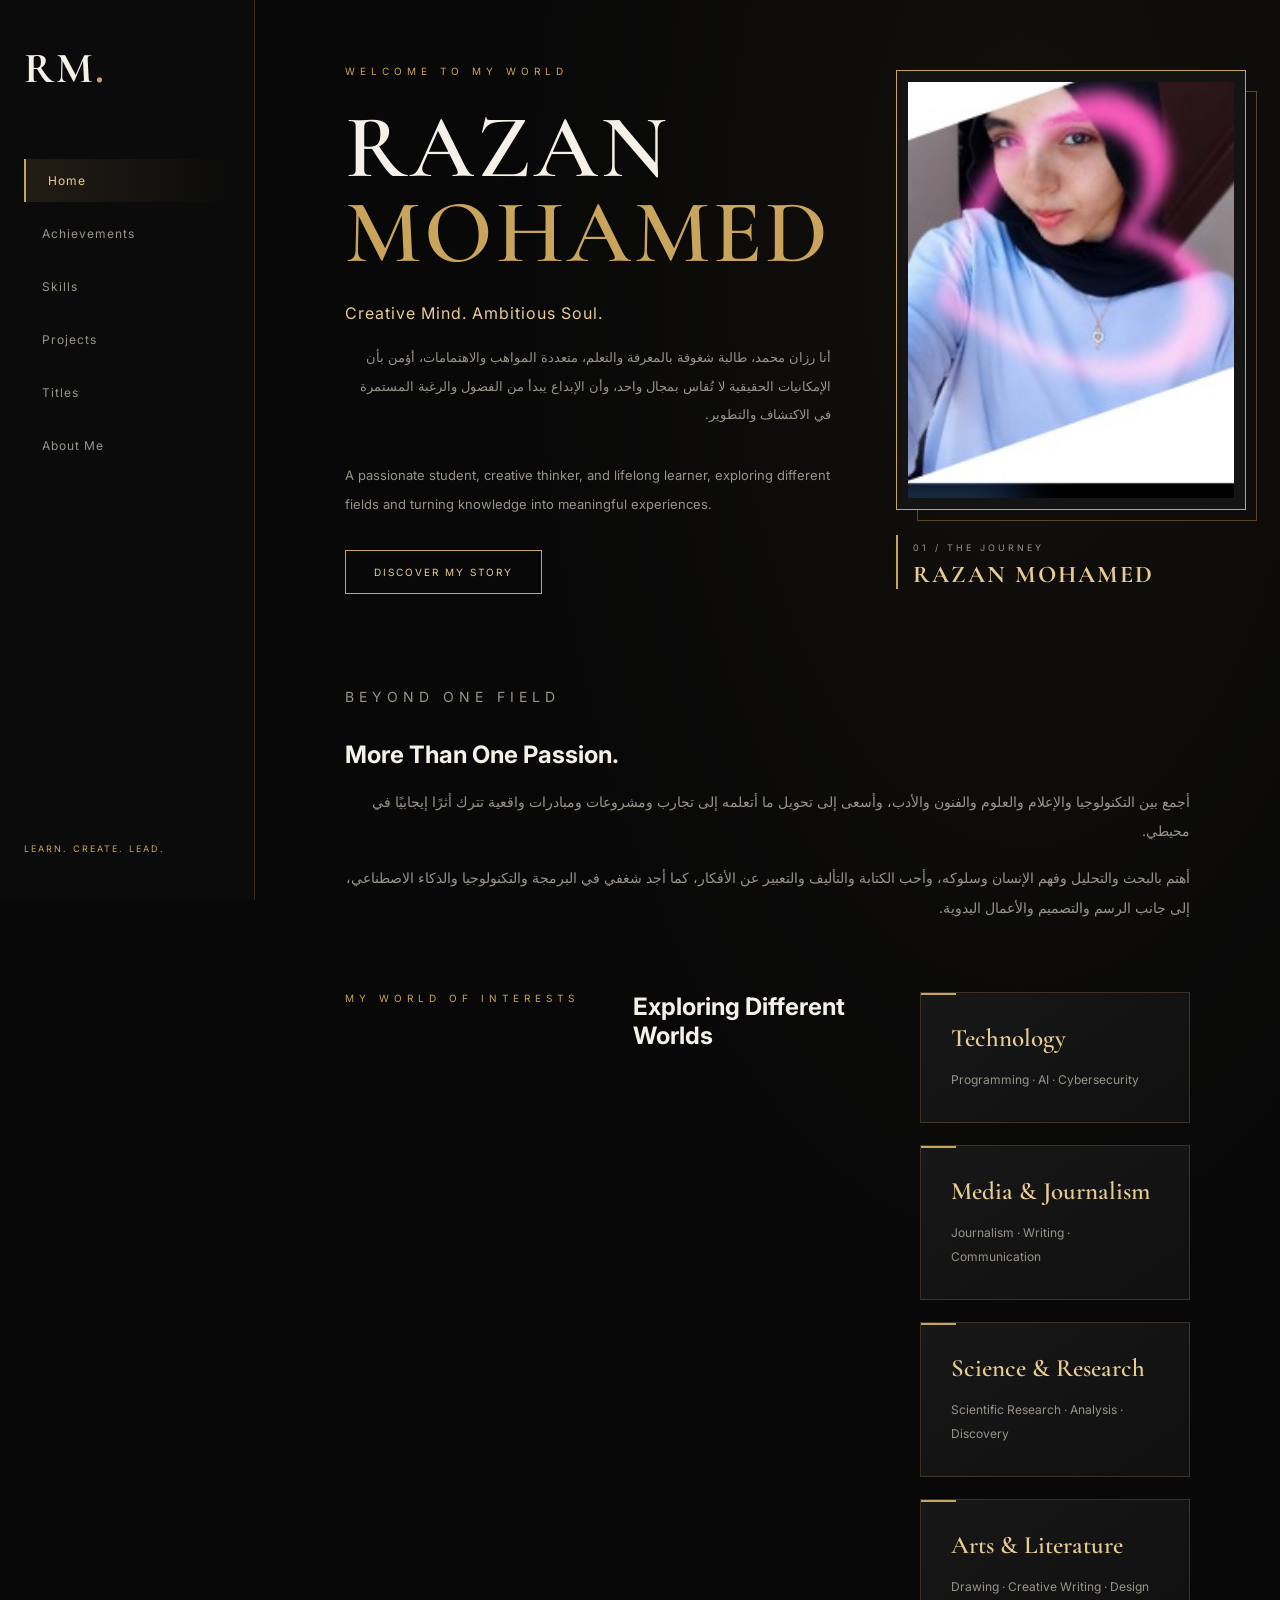
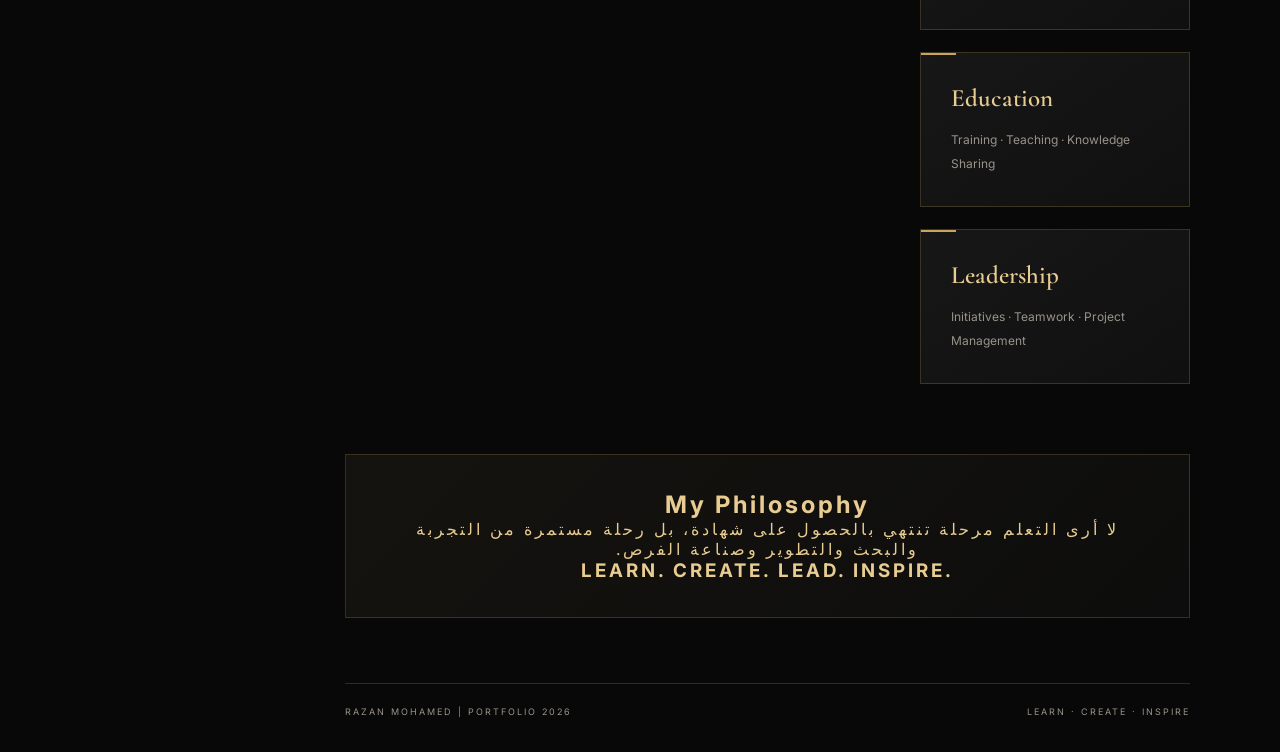
<file: index.html>
<!DOCTYPE html>
<html lang="ar" dir="ltr">
<head>
    <meta charset="UTF-8">
    <meta name="viewport" content="width=device-width, initial-scale=1.0">
    <title>Razan Mohamed | Personal Portfolio</title>
    <link rel="stylesheet" href="CSS/style.css">
</head>

<body>

    <div class="main-layout">

        <!-- Sidebar -->
        <aside class="sidebar" id="sidebar">
            <div class="logo">RM<span>.</span></div>

            <nav class="navigation">
                <a href="index.html" class="active">Home | الرئيسية</a>
                <a href="achievements.html">Achievements | الإنجازات</a>
                <a href="skills.html">Skills | المهارات</a>
                <a href="projects.html">Projects | المشروعات</a>
                <a href="titles.html">Titles | الألقاب</a>
                <a href="about.html">About Me | من أنا؟</a>
            </nav>

            <div class="sidebar-footer">
                <p>LEARN. CREATE. LEAD.</p>
            </div>
        </aside>

        <!-- Main Content -->
        <main class="home-content">

            <!-- HERO SECTION -->
            <section class="hero-section">

                <div class="hero-text">

                    <p class="eyebrow">WELCOME TO MY WORLD</p>

                    <h1>
                        RAZAN<br>
                        <span>MOHAMED</span>
                    </h1>

                    <h2>Creative Mind. Ambitious Soul.</h2>

                    <p class="intro" dir="rtl">
                        أنا رزان محمد، طالبة شغوفة بالمعرفة والتعلم،
                        متعددة المواهب والاهتمامات، أؤمن بأن الإمكانيات
                        الحقيقية لا تُقاس بمجال واحد، وأن الإبداع يبدأ
                        من الفضول والرغبة المستمرة في الاكتشاف والتطوير.
                    </p>

                    <p class="intro english-intro">
                        A passionate student, creative thinker, and
                        lifelong learner, exploring different fields
                        and turning knowledge into meaningful experiences.
                    </p>

                    <a href="about.html" class="gold-button">
                        DISCOVER MY STORY
                    </a>

                </div>

                <!-- PROFILE IMAGE -->
                <div class="hero-image">

                    <div class="image-frame">
                        <img src="ASSETS/razan.jpg" alt="Razan Mohamed">
                    </div>

                    <div class="name-label">
                        <span>01 / THE JOURNEY</span>
                        <h3>RAZAN MOHAMED</h3>
                    </div>

                </div>

            </section>

            <!-- PROFILE SUMMARY -->
            <section class="home-profile">

                <p class="eyebrow">BEYOND ONE FIELD</p>

                <h2>More Than One Passion.</h2>

                <p dir="rtl">
                    أجمع بين التكنولوجيا والإعلام والعلوم والفنون والأدب،
                    وأسعى إلى تحويل ما أتعلمه إلى تجارب ومشروعات ومبادرات
                    واقعية تترك أثرًا إيجابيًا في محيطي.
                </p>

                <p dir="rtl">
                    أهتم بالبحث والتحليل وفهم الإنسان وسلوكه،
                    وأحب الكتابة والتأليف والتعبير عن الأفكار،
                    كما أجد شغفي في البرمجة والتكنولوجيا والذكاء الاصطناعي،
                    إلى جانب الرسم والتصميم والأعمال اليدوية.
                </p>

            </section>

            <!-- AREAS OF INTEREST -->
            <section class="home-interests">

                <p class="eyebrow">MY WORLD OF INTERESTS</p>

                <h2>Exploring Different Worlds</h2>

                <div class="cards-grid">

                    <div class="card">
                        <h3>Technology</h3>
                        <p>Programming · AI · Cybersecurity</p>
                    </div>

                    <div class="card">
                        <h3>Media & Journalism</h3>
                        <p>Journalism · Writing · Communication</p>
                    </div>

                    <div class="card">
                        <h3>Science & Research</h3>
                        <p>Scientific Research · Analysis · Discovery</p>
                    </div>

                    <div class="card">
                        <h3>Arts & Literature</h3>
                        <p>Drawing · Creative Writing · Design</p>
                    </div>

                    <div class="card">
                        <h3>Education</h3>
                        <p>Training · Teaching · Knowledge Sharing</p>
                    </div>

                    <div class="card">
                        <h3>Leadership</h3>
                        <p>Initiatives · Teamwork · Project Management</p>
                    </div>

                </div>

            </section>

            <!-- PERSONAL MOTTO -->
            <section class="home-motto">

                <h2>My Philosophy</h2>

                <p dir="rtl">
                    لا أرى التعلم مرحلة تنتهي بالحصول على شهادة،
                    بل رحلة مستمرة من التجربة والبحث والتطوير وصناعة الفرص.
                </p>

                <h3>LEARN. CREATE. LEAD. INSPIRE.</h3>

            </section>

            <!-- FOOTER -->
            <div class="home-bottom">
                <span>RAZAN MOHAMED | PORTFOLIO 2026</span>
                <span>LEARN · CREATE · INSPIRE</span>
            </div>

        </main>

    </div>

    <script src="JS/main.js"></script>

</body>
</html>
</file>
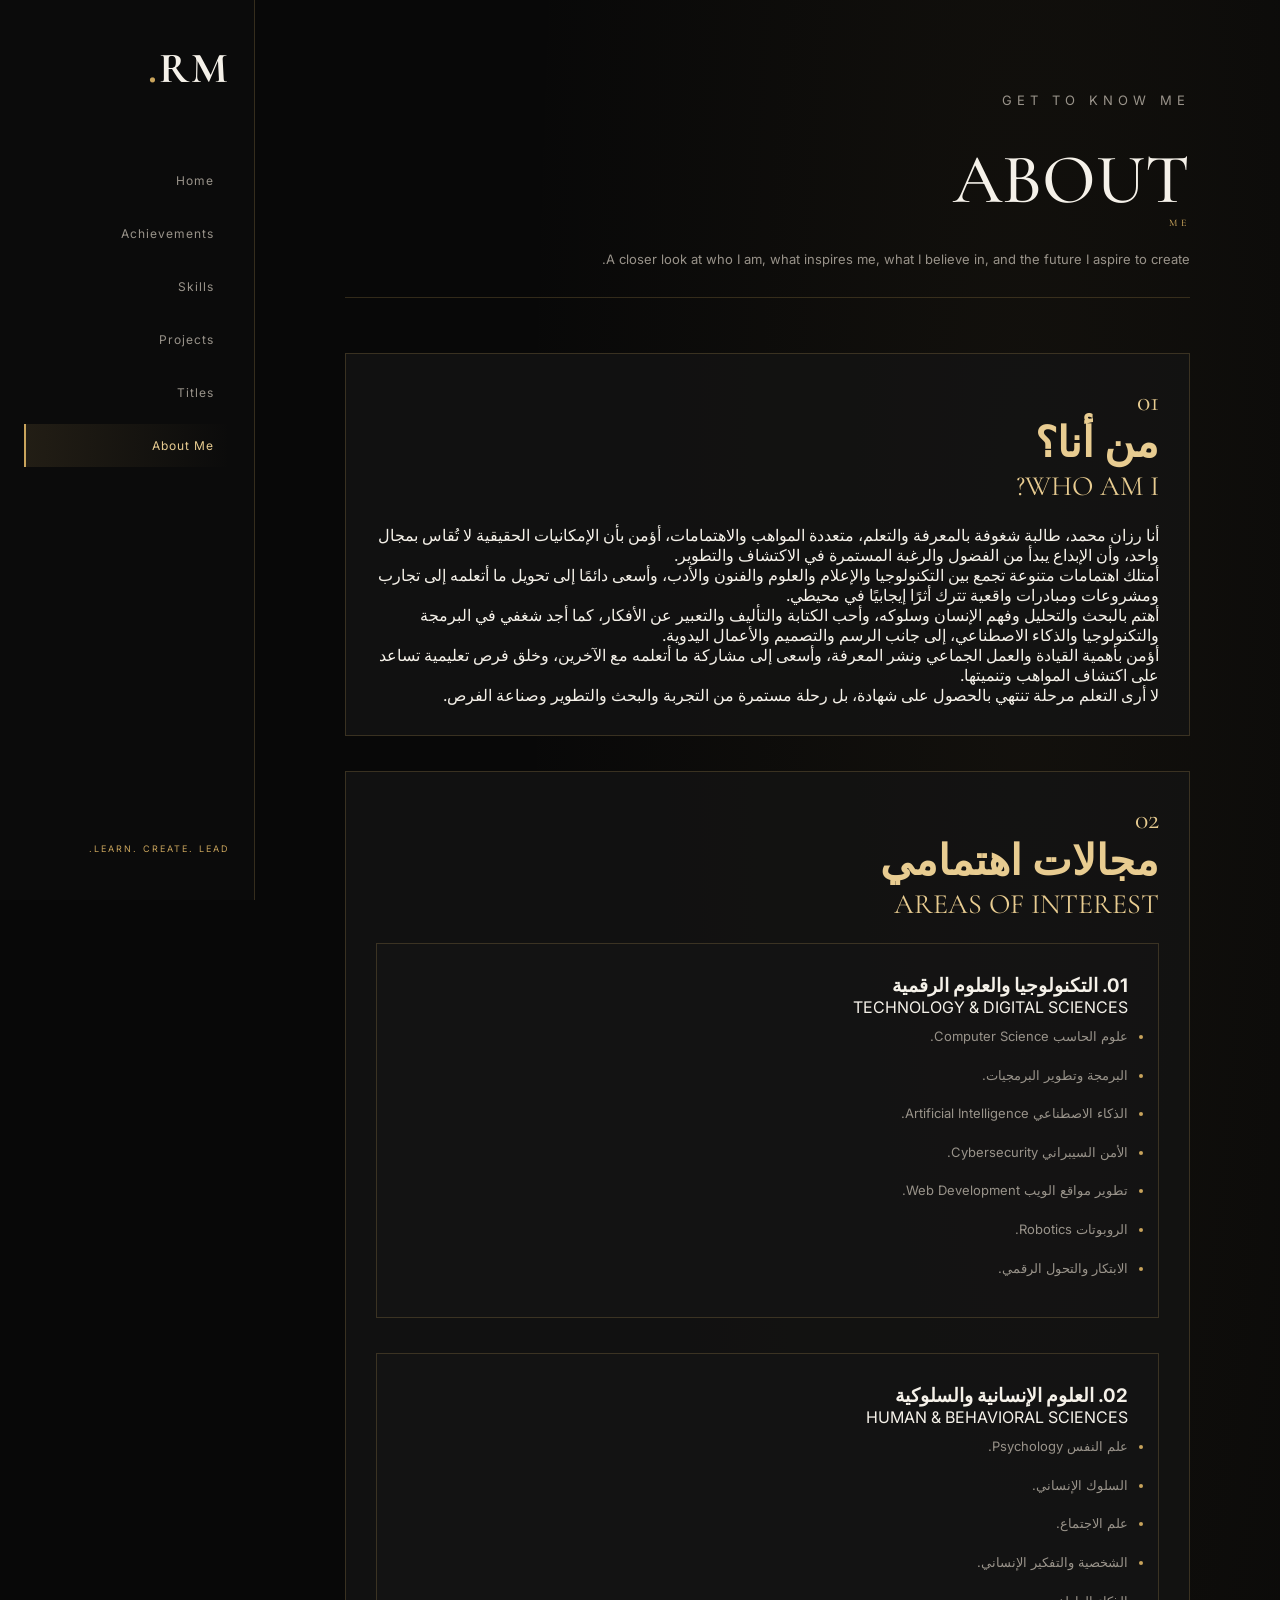
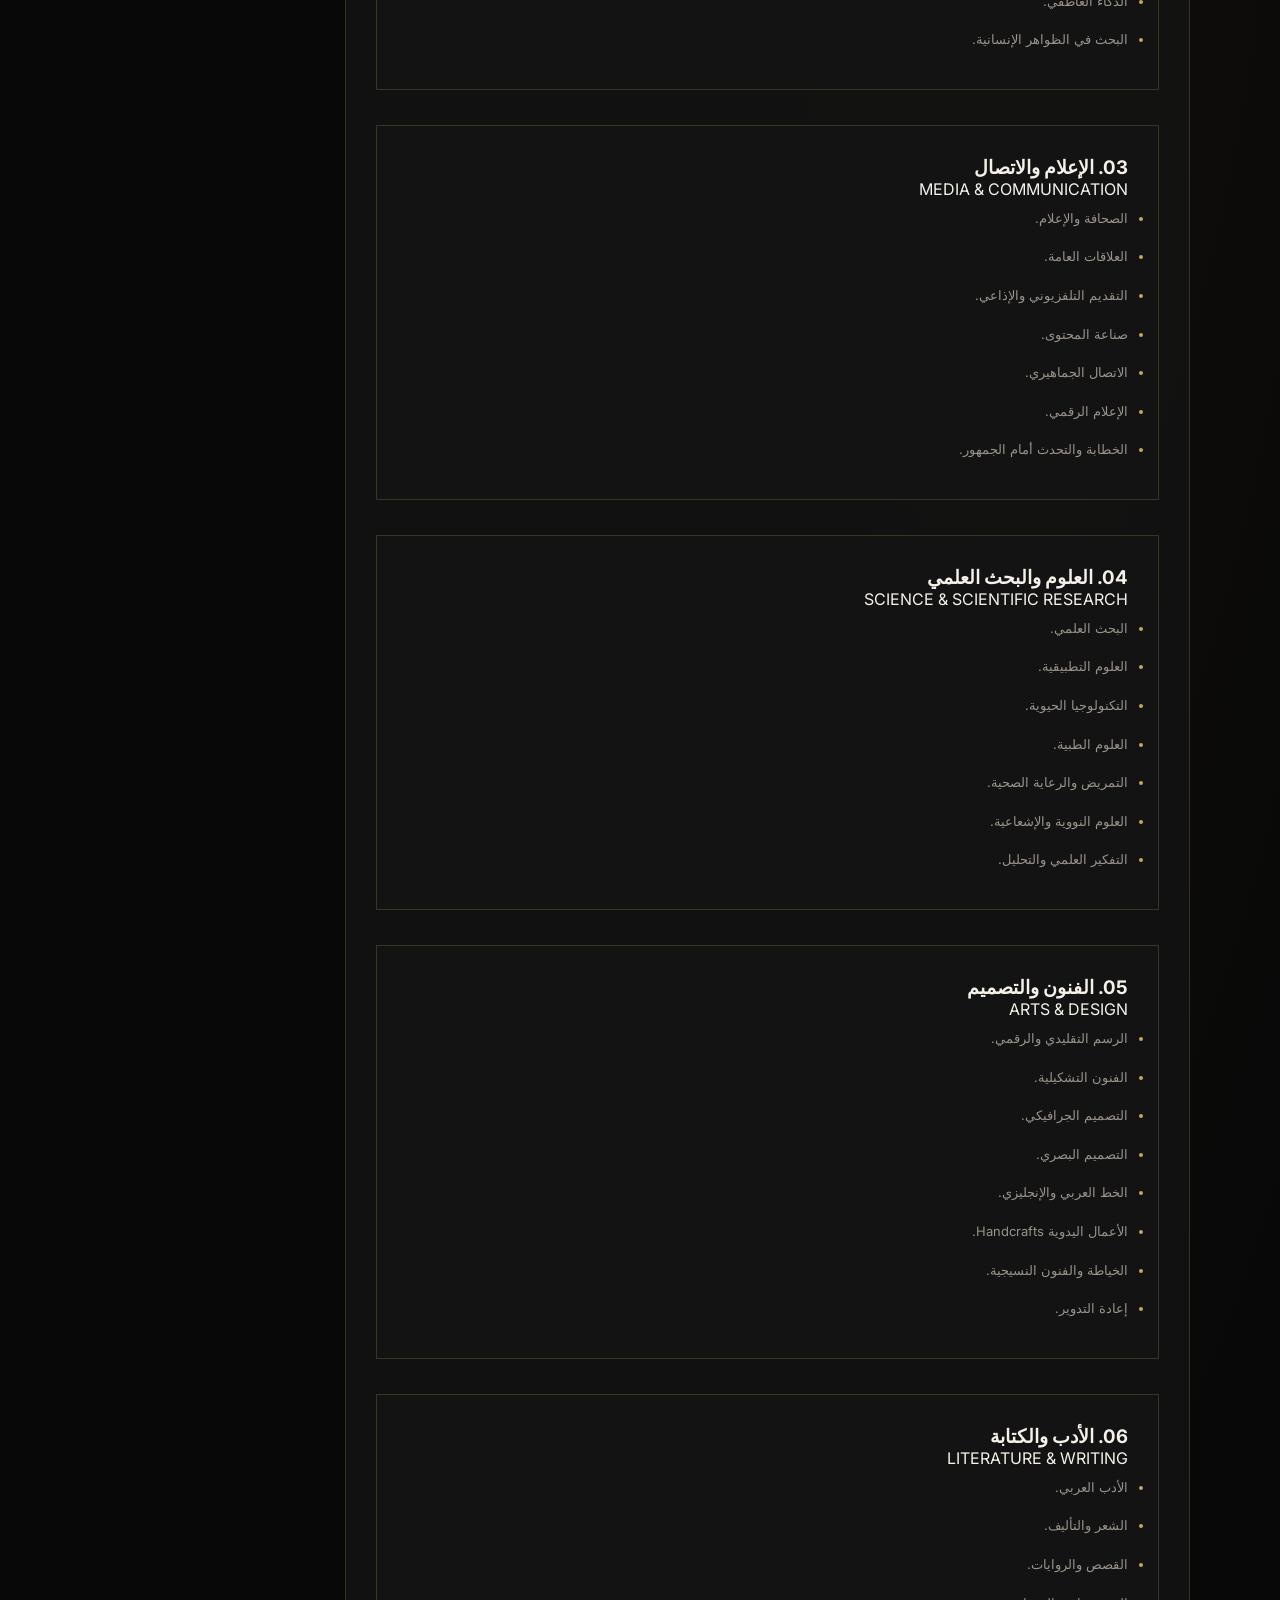
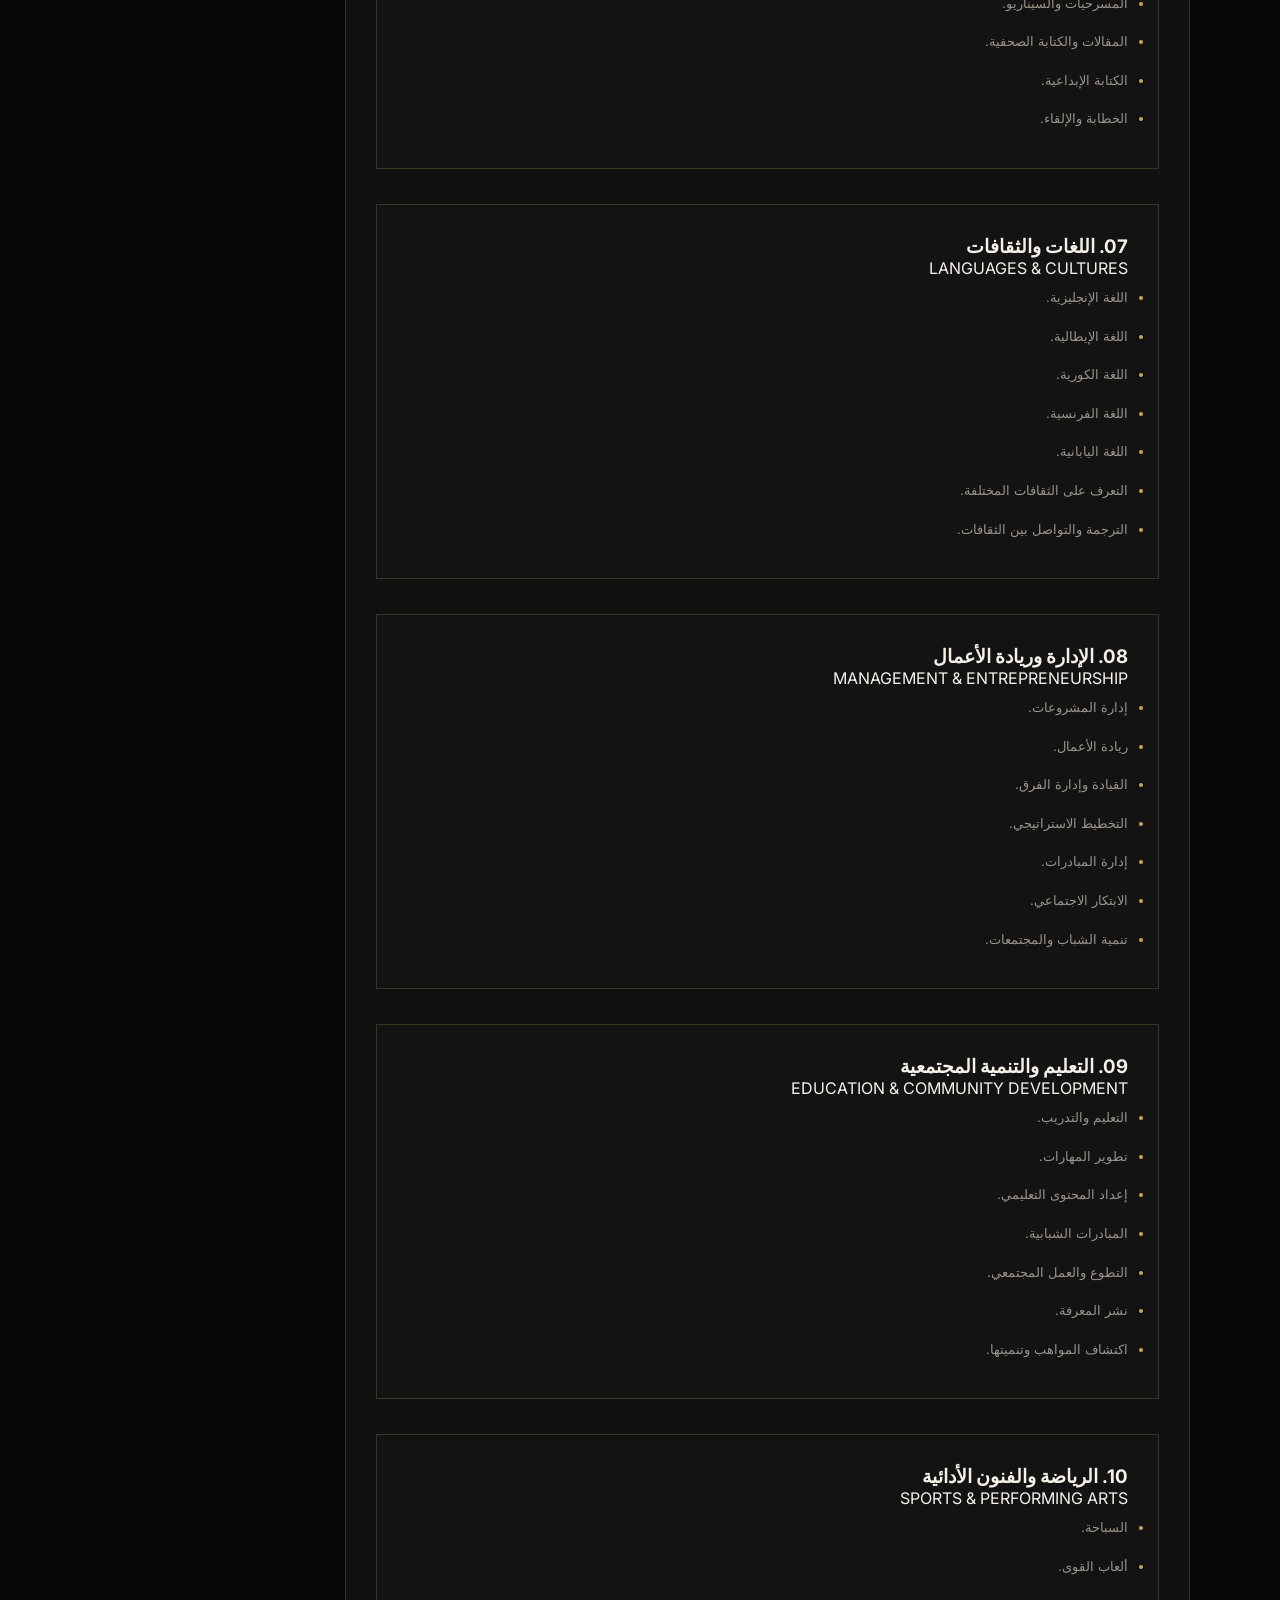
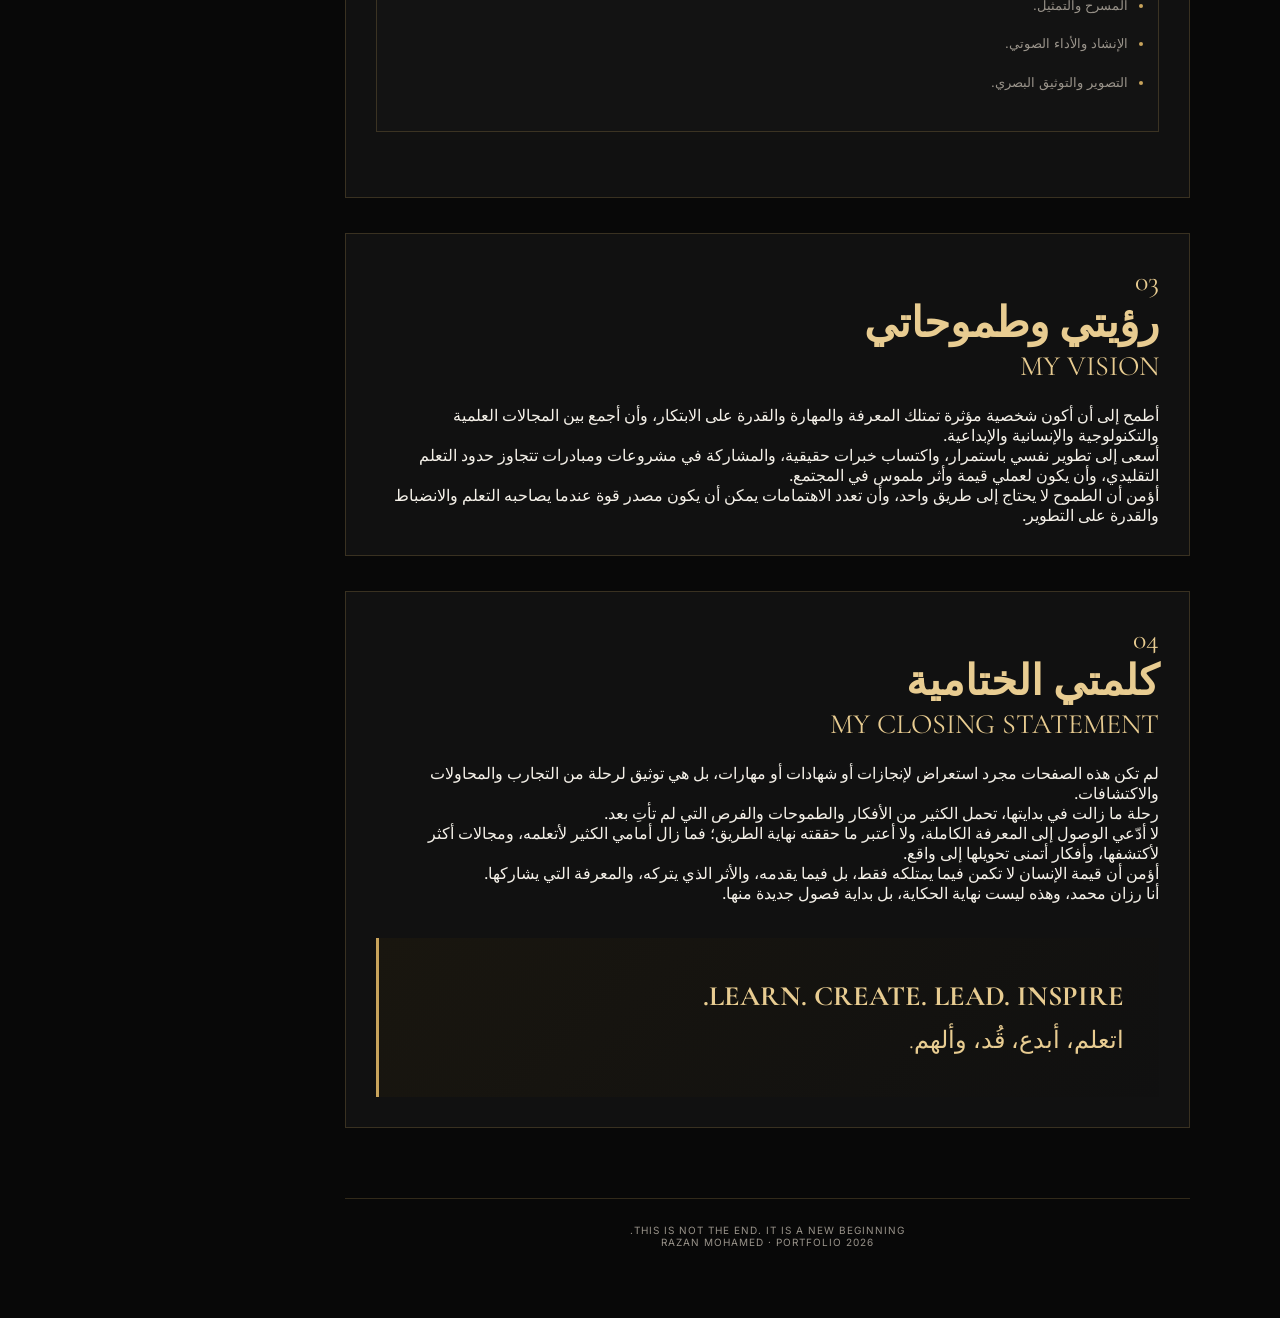
<file: about.html>
<!DOCTYPE html>
<html lang="ar" dir="rtl">

<head>
    <meta charset="UTF-8">
    <meta name="viewport" content="width=device-width, initial-scale=1.0">

    <title>About Me | Razan Mohamed</title>

    <link rel="stylesheet" href="CSS/style.css">
</head>

<body>

    <div class="main-layout">

        <!-- Sidebar -->
        <aside class="sidebar" id="sidebar">

            <div class="logo">RM<span>.</span></div>

            <nav class="navigation">
                <a href="index.html">Home | الرئيسية</a>
                <a href="achievements.html">Achievements | الإنجازات</a>
                <a href="skills.html">Skills | المهارات</a>
                <a href="projects.html">Projects | المشروعات</a>
                <a href="titles.html">Titles | الألقاب</a>
                <a href="about.html" class="active">About Me | من أنا؟</a>
            </nav>

            <div class="sidebar-footer">
                LEARN. CREATE. LEAD.
            </div>

        </aside>


        <!-- Main Content -->
        <main class="page-content" id="page-content">


            <!-- Page Header -->
            <header class="page-header">

                <p class="eyebrow">GET TO KNOW ME</p>

                <h1>
                    ABOUT
                    <span>ME</span>
                </h1>

                <p>
                    A closer look at who I am, what inspires me,
                    what I believe in, and the future I aspire to create.
                </p>

            </header>


            <!-- 01 Who Am I -->
            <section class="achievement-section">

                <div class="section-heading">
                    <span>01</span>

                    <div>
                        <h2>من أنا؟</h2>
                        <p>WHO AM I?</p>
                    </div>
                </div>

                <p>
                    أنا رزان محمد، طالبة شغوفة بالمعرفة والتعلم،
                    متعددة المواهب والاهتمامات، أؤمن بأن الإمكانيات
                    الحقيقية لا تُقاس بمجال واحد، وأن الإبداع يبدأ
                    من الفضول والرغبة المستمرة في الاكتشاف والتطوير.
                </p>

                <p>
                    أمتلك اهتمامات متنوعة تجمع بين التكنولوجيا
                    والإعلام والعلوم والفنون والأدب، وأسعى دائمًا
                    إلى تحويل ما أتعلمه إلى تجارب ومشروعات ومبادرات
                    واقعية تترك أثرًا إيجابيًا في محيطي.
                </p>

                <p>
                    أهتم بالبحث والتحليل وفهم الإنسان وسلوكه،
                    وأحب الكتابة والتأليف والتعبير عن الأفكار،
                    كما أجد شغفي في البرمجة والتكنولوجيا والذكاء
                    الاصطناعي، إلى جانب الرسم والتصميم والأعمال اليدوية.
                </p>

                <p>
                    أؤمن بأهمية القيادة والعمل الجماعي ونشر المعرفة،
                    وأسعى إلى مشاركة ما أتعلمه مع الآخرين، وخلق فرص
                    تعليمية تساعد على اكتشاف المواهب وتنميتها.
                </p>

                <p>
                    لا أرى التعلم مرحلة تنتهي بالحصول على شهادة،
                    بل رحلة مستمرة من التجربة والبحث والتطوير وصناعة الفرص.
                </p>

            </section>


            <!-- 02 Areas of Interest -->
            <section class="achievement-section">

                <div class="section-heading">
                    <span>02</span>

                    <div>
                        <h2>مجالات اهتمامي</h2>
                        <p>AREAS OF INTEREST</p>
                    </div>
                </div>


                <!-- Interest 01 -->
                <div class="interest-group">

                    <h3>01. التكنولوجيا والعلوم الرقمية</h3>

                    <p>TECHNOLOGY & DIGITAL SCIENCES</p>

                    <ul class="achievement-list">
                        <li>علوم الحاسب Computer Science.</li>
                        <li>البرمجة وتطوير البرمجيات.</li>
                        <li>الذكاء الاصطناعي Artificial Intelligence.</li>
                        <li>الأمن السيبراني Cybersecurity.</li>
                        <li>تطوير مواقع الويب Web Development.</li>
                        <li>الروبوتات Robotics.</li>
                        <li>الابتكار والتحول الرقمي.</li>
                    </ul>

                </div>


                <!-- Interest 02 -->
                <div class="interest-group">

                    <h3>02. العلوم الإنسانية والسلوكية</h3>

                    <p>HUMAN & BEHAVIORAL SCIENCES</p>

                    <ul class="achievement-list">
                        <li>علم النفس Psychology.</li>
                        <li>السلوك الإنساني.</li>
                        <li>علم الاجتماع.</li>
                        <li>الشخصية والتفكير الإنساني.</li>
                        <li>الذكاء العاطفي.</li>
                        <li>البحث في الظواهر الإنسانية.</li>
                    </ul>

                </div>


                <!-- Interest 03 -->
                <div class="interest-group">

                    <h3>03. الإعلام والاتصال</h3>

                    <p>MEDIA & COMMUNICATION</p>

                    <ul class="achievement-list">
                        <li>الصحافة والإعلام.</li>
                        <li>العلاقات العامة.</li>
                        <li>التقديم التلفزيوني والإذاعي.</li>
                        <li>صناعة المحتوى.</li>
                        <li>الاتصال الجماهيري.</li>
                        <li>الإعلام الرقمي.</li>
                        <li>الخطابة والتحدث أمام الجمهور.</li>
                    </ul>

                </div>


                <!-- Interest 04 -->
                <div class="interest-group">

                    <h3>04. العلوم والبحث العلمي</h3>

                    <p>SCIENCE & SCIENTIFIC RESEARCH</p>

                    <ul class="achievement-list">
                        <li>البحث العلمي.</li>
                        <li>العلوم التطبيقية.</li>
                        <li>التكنولوجيا الحيوية.</li>
                        <li>العلوم الطبية.</li>
                        <li>التمريض والرعاية الصحية.</li>
                        <li>العلوم النووية والإشعاعية.</li>
                        <li>التفكير العلمي والتحليل.</li>
                    </ul>

                </div>


                <!-- Interest 05 -->
                <div class="interest-group">

                    <h3>05. الفنون والتصميم</h3>

                    <p>ARTS & DESIGN</p>

                    <ul class="achievement-list">
                        <li>الرسم التقليدي والرقمي.</li>
                        <li>الفنون التشكيلية.</li>
                        <li>التصميم الجرافيكي.</li>
                        <li>التصميم البصري.</li>
                        <li>الخط العربي والإنجليزي.</li>
                        <li>الأعمال اليدوية Handcrafts.</li>
                        <li>الخياطة والفنون النسيجية.</li>
                        <li>إعادة التدوير.</li>
                    </ul>

                </div>


                <!-- Interest 06 -->
                <div class="interest-group">

                    <h3>06. الأدب والكتابة</h3>

                    <p>LITERATURE & WRITING</p>

                    <ul class="achievement-list">
                        <li>الأدب العربي.</li>
                        <li>الشعر والتأليف.</li>
                        <li>القصص والروايات.</li>
                        <li>المسرحيات والسيناريو.</li>
                        <li>المقالات والكتابة الصحفية.</li>
                        <li>الكتابة الإبداعية.</li>
                        <li>الخطابة والإلقاء.</li>
                    </ul>

                </div>


                <!-- Interest 07 -->
                <div class="interest-group">

                    <h3>07. اللغات والثقافات</h3>

                    <p>LANGUAGES & CULTURES</p>

                    <ul class="achievement-list">
                        <li>اللغة الإنجليزية.</li>
                        <li>اللغة الإيطالية.</li>
                        <li>اللغة الكورية.</li>
                        <li>اللغة الفرنسية.</li>
                        <li>اللغة اليابانية.</li>
                        <li>التعرف على الثقافات المختلفة.</li>
                        <li>الترجمة والتواصل بين الثقافات.</li>
                    </ul>

                </div>


                <!-- Interest 08 -->
                <div class="interest-group">

                    <h3>08. الإدارة وريادة الأعمال</h3>

                    <p>MANAGEMENT & ENTREPRENEURSHIP</p>

                    <ul class="achievement-list">
                        <li>إدارة المشروعات.</li>
                        <li>ريادة الأعمال.</li>
                        <li>القيادة وإدارة الفرق.</li>
                        <li>التخطيط الاستراتيجي.</li>
                        <li>إدارة المبادرات.</li>
                        <li>الابتكار الاجتماعي.</li>
                        <li>تنمية الشباب والمجتمعات.</li>
                    </ul>

                </div>


                <!-- Interest 09 -->
                <div class="interest-group">

                    <h3>09. التعليم والتنمية المجتمعية</h3>

                    <p>EDUCATION & COMMUNITY DEVELOPMENT</p>

                    <ul class="achievement-list">
                        <li>التعليم والتدريب.</li>
                        <li>تطوير المهارات.</li>
                        <li>إعداد المحتوى التعليمي.</li>
                        <li>المبادرات الشبابية.</li>
                        <li>التطوع والعمل المجتمعي.</li>
                        <li>نشر المعرفة.</li>
                        <li>اكتشاف المواهب وتنميتها.</li>
                    </ul>

                </div>


                <!-- Interest 10 -->
                <div class="interest-group">

                    <h3>10. الرياضة والفنون الأدائية</h3>

                    <p>SPORTS & PERFORMING ARTS</p>

                    <ul class="achievement-list">
                        <li>السباحة.</li>
                        <li>ألعاب القوى.</li>
                        <li>المسرح والتمثيل.</li>
                        <li>الإنشاد والأداء الصوتي.</li>
                        <li>التصوير والتوثيق البصري.</li>
                    </ul>

                </div>

            </section>


            <!-- 03 My Vision -->
            <section class="achievement-section">

                <div class="section-heading">
                    <span>03</span>

                    <div>
                        <h2>رؤيتي وطموحاتي</h2>
                        <p>MY VISION</p>
                    </div>
                </div>

                <p>
                    أطمح إلى أن أكون شخصية مؤثرة تمتلك المعرفة
                    والمهارة والقدرة على الابتكار، وأن أجمع بين
                    المجالات العلمية والتكنولوجية والإنسانية والإبداعية.
                </p>

                <p>
                    أسعى إلى تطوير نفسي باستمرار، واكتساب خبرات
                    حقيقية، والمشاركة في مشروعات ومبادرات تتجاوز
                    حدود التعلم التقليدي، وأن يكون لعملي قيمة
                    وأثر ملموس في المجتمع.
                </p>

                <p>
                    أؤمن أن الطموح لا يحتاج إلى طريق واحد،
                    وأن تعدد الاهتمامات يمكن أن يكون مصدر قوة
                    عندما يصاحبه التعلم والانضباط والقدرة على التطوير.
                </p>

            </section>


            <!-- 04 Closing Statement -->
            <section class="achievement-section final-message">

                <div class="section-heading">
                    <span>04</span>

                    <div>
                        <h2>كلمتي الختامية</h2>
                        <p>MY CLOSING STATEMENT</p>
                    </div>
                </div>

                <p>
                    لم تكن هذه الصفحات مجرد استعراض لإنجازات
                    أو شهادات أو مهارات، بل هي توثيق لرحلة
                    من التجارب والمحاولات والاكتشافات.
                </p>

                <p>
                    رحلة ما زالت في بدايتها، تحمل الكثير
                    من الأفكار والطموحات والفرص التي لم تأتِ بعد.
                </p>

                <p>
                    لا أدّعي الوصول إلى المعرفة الكاملة،
                    ولا أعتبر ما حققته نهاية الطريق؛ فما زال
                    أمامي الكثير لأتعلمه، ومجالات أكثر لأكتشفها،
                    وأفكار أتمنى تحويلها إلى واقع.
                </p>

                <p>
                    أؤمن أن قيمة الإنسان لا تكمن فيما يمتلكه فقط،
                    بل فيما يقدمه، والأثر الذي يتركه،
                    والمعرفة التي يشاركها.
                </p>

                <p>
                    أنا رزان محمد، وهذه ليست نهاية الحكاية،
                    بل بداية فصول جديدة منها.
                </p>

                <div class="project-quote">

                    <h3>LEARN. CREATE. LEAD. INSPIRE.</h3>

                    <p>اتعلم، أبدع، قُد، وألهم.</p>

                </div>

            </section>


            <!-- Footer -->
            <footer class="page-footer">

                <p>THIS IS NOT THE END. IT IS A NEW BEGINNING.</p>

                <span>RAZAN MOHAMED · PORTFOLIO 2026</span>

            </footer>

        </main>

    </div>

    <script src="JS/main.js"></script>

</body>
</html>
</file>
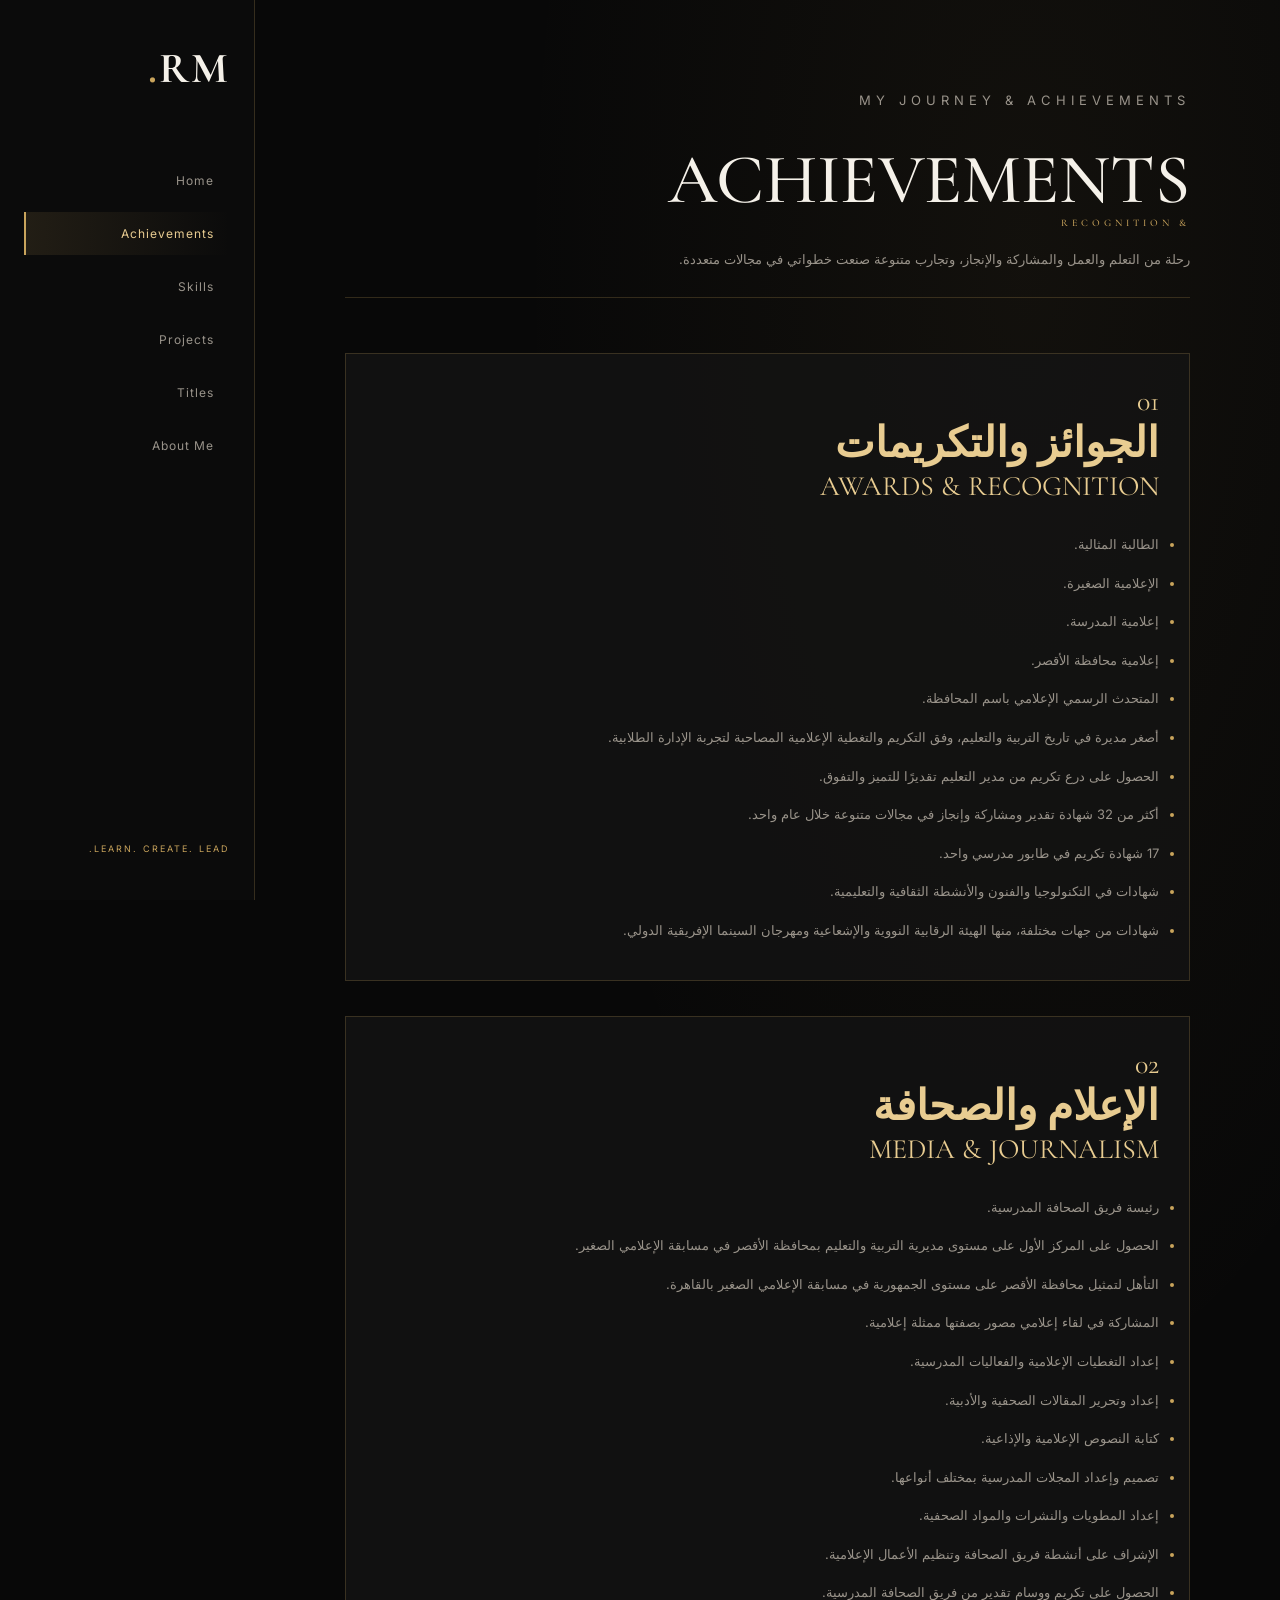
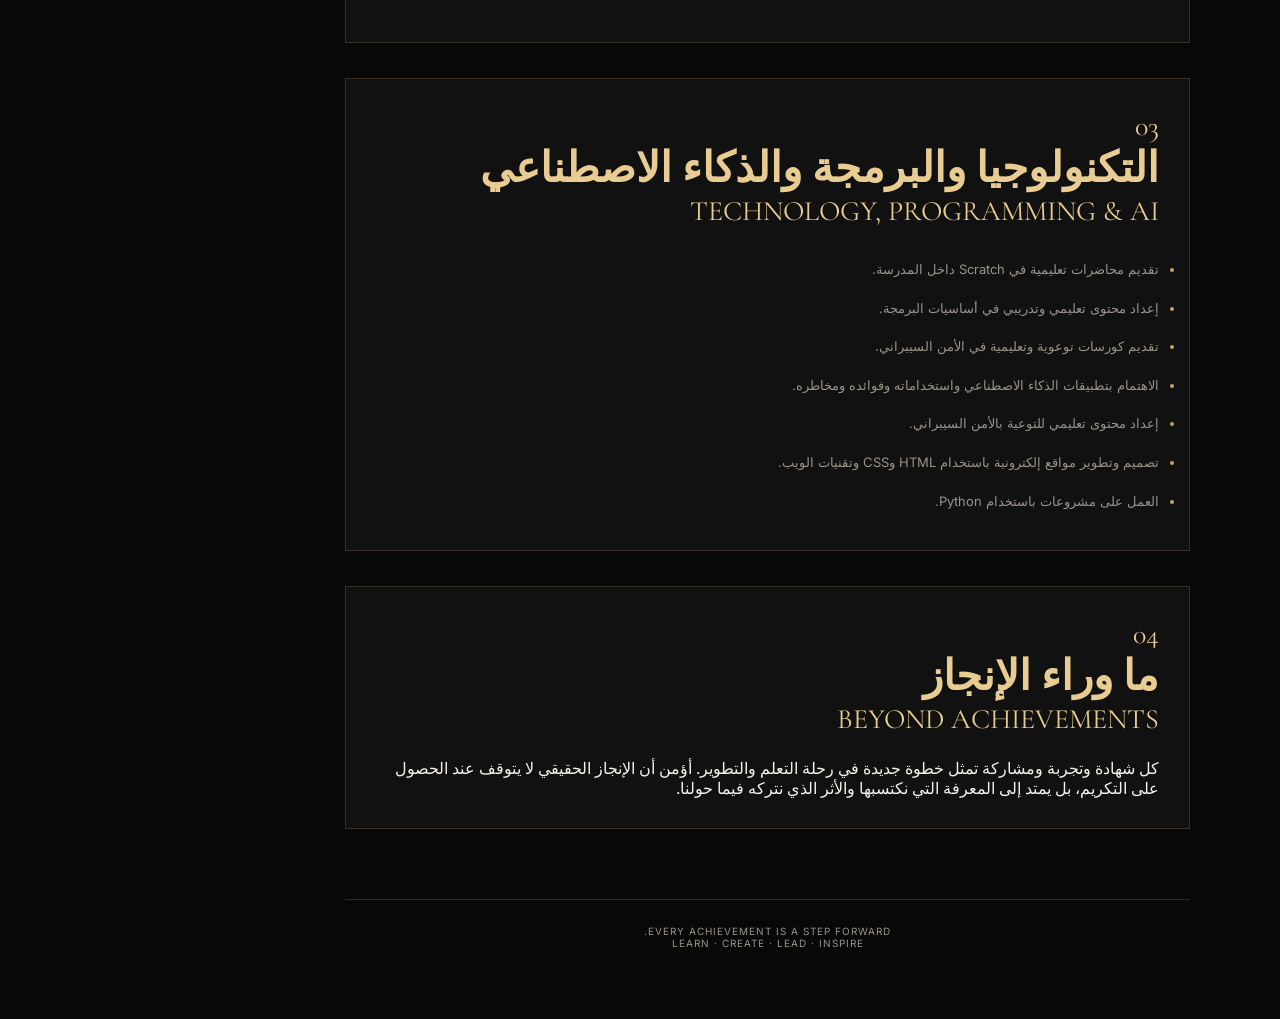
<file: achievements.html>
<!DOCTYPE html>
<html lang="ar" dir="rtl">

<head>
    <meta charset="UTF-8">
    <meta name="viewport" content="width=device-width, initial-scale=1.0">

    <title>Achievements | Razan Mohamed</title>

    <link rel="stylesheet" href="CSS/style.css">
</head>

<body>

    <div class="main-layout">

        <!-- Sidebar -->
        <aside class="sidebar" id="sidebar">

            <div class="logo">RM<span>.</span></div>

            <nav class="navigation">
                <a href="index.html">Home | الرئيسية</a>
                <a href="achievements.html" class="active">Achievements | الإنجازات</a>
                <a href="skills.html">Skills | المهارات</a>
                <a href="projects.html">Projects | المشروعات</a>
                <a href="titles.html">Titles | الألقاب</a>
                <a href="about.html">About Me | من أنا؟</a>
            </nav>

            <div class="sidebar-footer">
                LEARN. CREATE. LEAD.
            </div>

        </aside>

        <!-- Main Content -->
        <main class="page-content" id="page-content">

            <!-- Page Header -->
            <header class="page-header">

                <p class="eyebrow">MY JOURNEY & ACHIEVEMENTS</p>

                <h1>
                    ACHIEVEMENTS
                    <span>& RECOGNITION</span>
                </h1>

                <p>
                    رحلة من التعلم والعمل والمشاركة والإنجاز،
                    وتجارب متنوعة صنعت خطواتي في مجالات متعددة.
                </p>

            </header>


            <!-- Section 01: Awards -->
            <section class="achievement-section">

                <div class="section-heading">
                    <span>01</span>

                    <div>
                        <h2>الجوائز والتكريمات</h2>
                        <p>AWARDS & RECOGNITION</p>
                    </div>
                </div>

                <ul class="achievement-list">

                    <li>الطالبة المثالية.</li>

                    <li>الإعلامية الصغيرة.</li>

                    <li>إعلامية المدرسة.</li>

                    <li>إعلامية محافظة الأقصر.</li>

                    <li>المتحدث الرسمي الإعلامي باسم المحافظة.</li>

                    <li>
                        أصغر مديرة في تاريخ التربية والتعليم،
                        وفق التكريم والتغطية الإعلامية المصاحبة لتجربة الإدارة الطلابية.
                    </li>

                    <li>
                        الحصول على درع تكريم من مدير التعليم
                        تقديرًا للتميز والتفوق.
                    </li>

                    <li>
                        أكثر من 32 شهادة تقدير ومشاركة وإنجاز
                        في مجالات متنوعة خلال عام واحد.
                    </li>

                    <li>17 شهادة تكريم في طابور مدرسي واحد.</li>

                    <li>
                        شهادات في التكنولوجيا والفنون
                        والأنشطة الثقافية والتعليمية.
                    </li>

                    <li>
                        شهادات من جهات مختلفة، منها الهيئة الرقابية
                        النووية والإشعاعية ومهرجان السينما الإفريقية الدولي.
                    </li>

                </ul>

            </section>


            <!-- Section 02: Media -->
            <section class="achievement-section">

                <div class="section-heading">
                    <span>02</span>

                    <div>
                        <h2>الإعلام والصحافة</h2>
                        <p>MEDIA & JOURNALISM</p>
                    </div>
                </div>

                <ul class="achievement-list">

                    <li>رئيسة فريق الصحافة المدرسية.</li>

                    <li>
                        الحصول على المركز الأول على مستوى مديرية
                        التربية والتعليم بمحافظة الأقصر في مسابقة الإعلامي الصغير.
                    </li>

                    <li>
                        التأهل لتمثيل محافظة الأقصر على مستوى الجمهورية
                        في مسابقة الإعلامي الصغير بالقاهرة.
                    </li>

                    <li>المشاركة في لقاء إعلامي مصور بصفتها ممثلة إعلامية.</li>

                    <li>إعداد التغطيات الإعلامية والفعاليات المدرسية.</li>

                    <li>إعداد وتحرير المقالات الصحفية والأدبية.</li>

                    <li>كتابة النصوص الإعلامية والإذاعية.</li>

                    <li>تصميم وإعداد المجلات المدرسية بمختلف أنواعها.</li>

                    <li>إعداد المطويات والنشرات والمواد الصحفية.</li>

                    <li>
                        الإشراف على أنشطة فريق الصحافة
                        وتنظيم الأعمال الإعلامية.
                    </li>

                    <li>الحصول على تكريم ووسام تقدير من فريق الصحافة المدرسية.</li>

                </ul>

            </section>


            <!-- Section 03: Technology -->
            <section class="achievement-section">

                <div class="section-heading">
                    <span>03</span>

                    <div>
                        <h2>التكنولوجيا والبرمجة والذكاء الاصطناعي</h2>
                        <p>TECHNOLOGY, PROGRAMMING & AI</p>
                    </div>
                </div>

                <ul class="achievement-list">

                    <li>تقديم محاضرات تعليمية في Scratch داخل المدرسة.</li>

                    <li>إعداد محتوى تعليمي وتدريبي في أساسيات البرمجة.</li>

                    <li>تقديم كورسات توعوية وتعليمية في الأمن السيبراني.</li>

                    <li>
                        الاهتمام بتطبيقات الذكاء الاصطناعي
                        واستخداماته وفوائده ومخاطره.
                    </li>

                    <li>إعداد محتوى تعليمي للتوعية بالأمن السيبراني.</li>

                    <li>
                        تصميم وتطوير مواقع إلكترونية باستخدام
                        HTML وCSS وتقنيات الويب.
                    </li>

                    <li>العمل على مشروعات باستخدام Python.</li>

                </ul>

            </section>


            <!-- Closing -->
            <section class="achievement-section">

                <div class="section-heading">
                    <span>04</span>

                    <div>
                        <h2>ما وراء الإنجاز</h2>
                        <p>BEYOND ACHIEVEMENTS</p>
                    </div>
                </div>

                <p>
                    كل شهادة وتجربة ومشاركة تمثل خطوة جديدة في رحلة
                    التعلم والتطوير. أؤمن أن الإنجاز الحقيقي لا يتوقف
                    عند الحصول على التكريم، بل يمتد إلى المعرفة
                    التي نكتسبها والأثر الذي نتركه فيما حولنا.
                </p>

            </section>


            <!-- Footer -->
            <footer class="page-footer">

                <p>EVERY ACHIEVEMENT IS A STEP FORWARD.</p>

                <span>LEARN · CREATE · LEAD · INSPIRE</span>

            </footer>

        </main>

    </div>

    <script src="JS/main.js"></script>

</body>
</html>
</file>
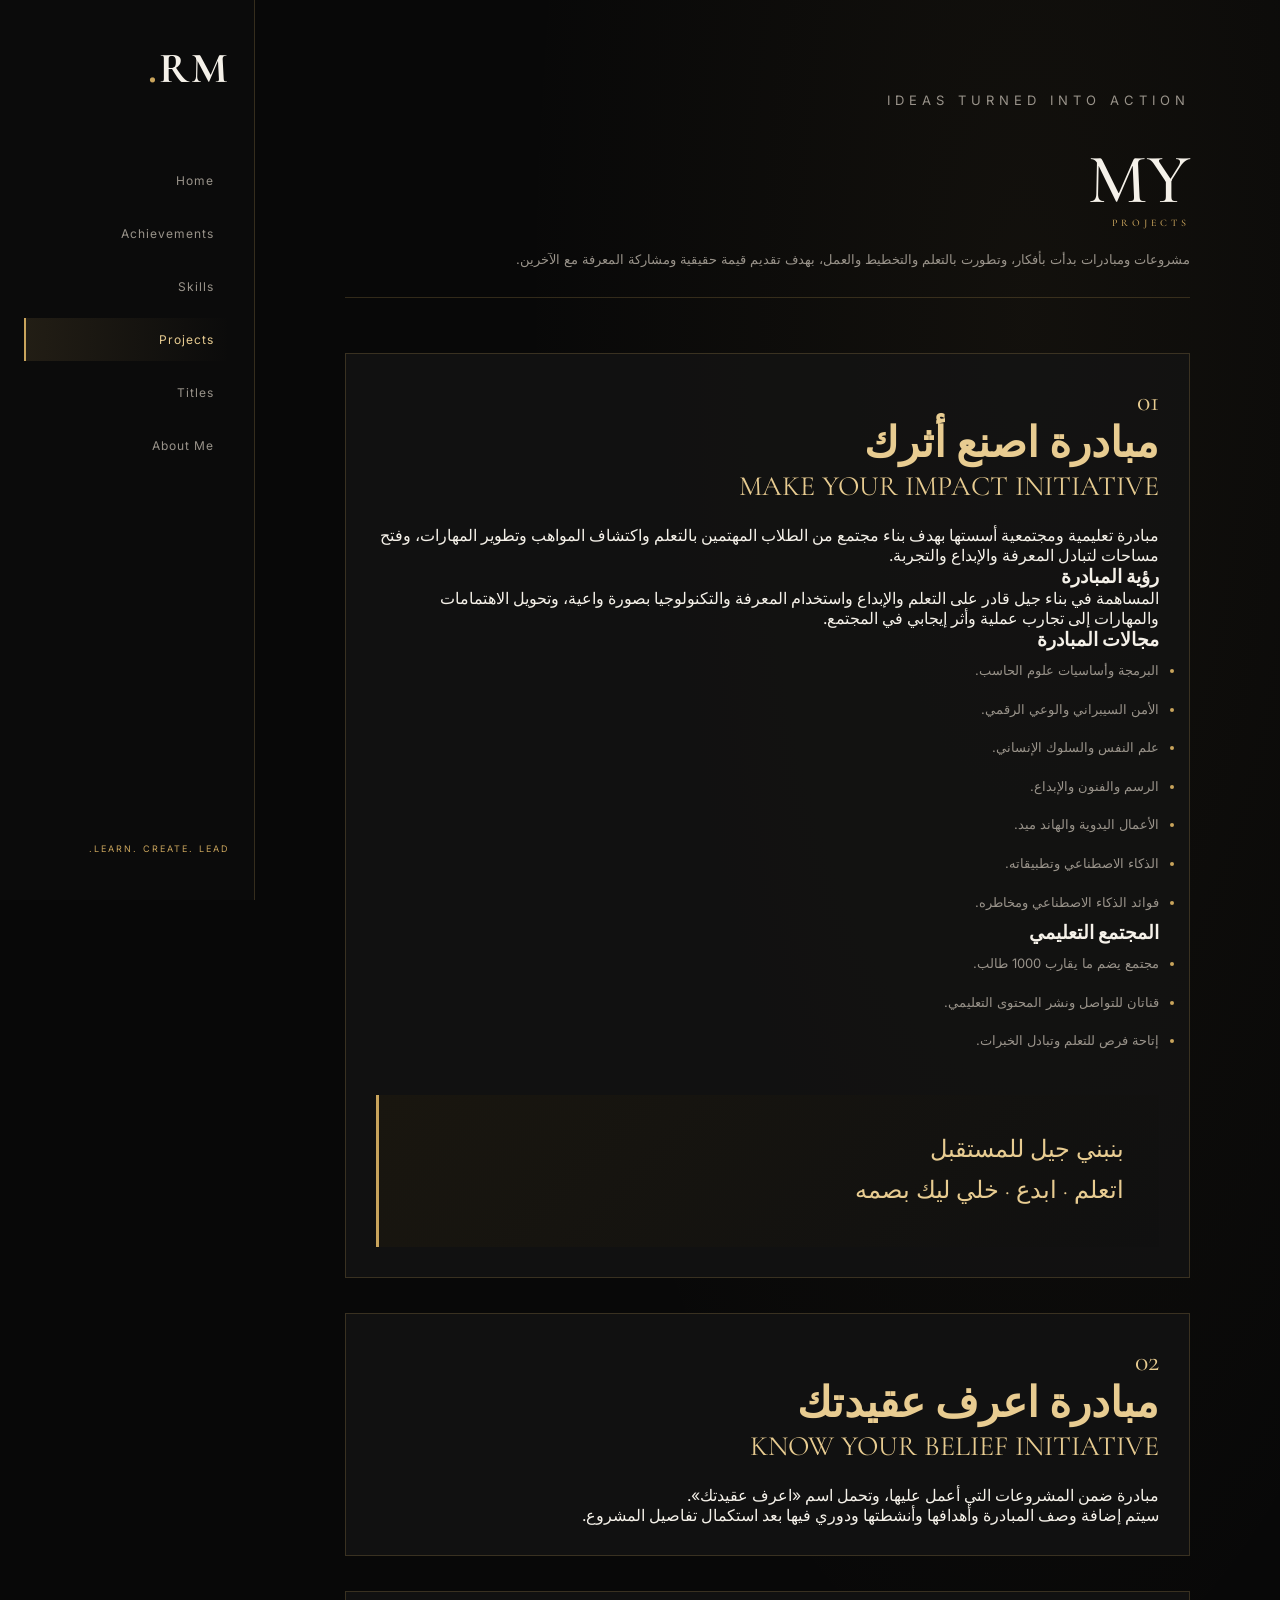
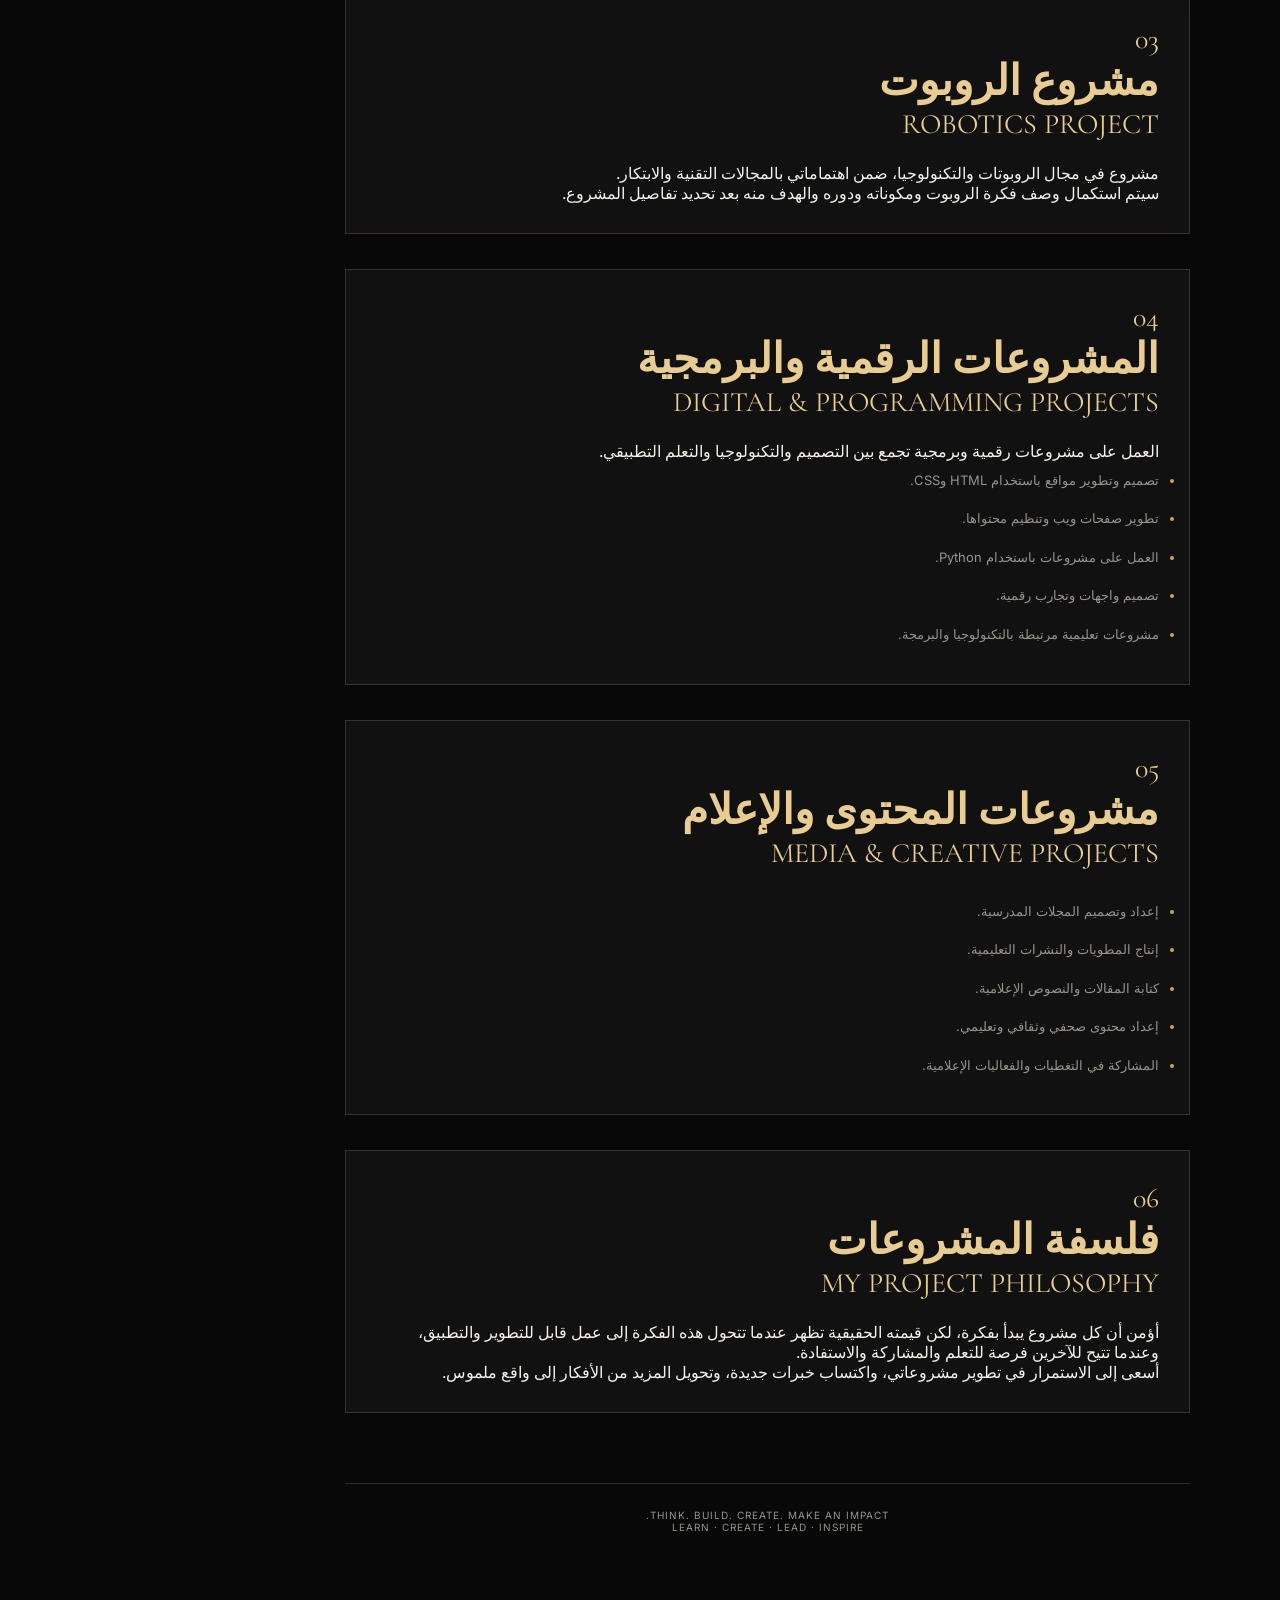
<file: projects.html>
<!DOCTYPE html>
<html lang="ar" dir="rtl">

<head>
    <meta charset="UTF-8">
    <meta name="viewport" content="width=device-width, initial-scale=1.0">

    <title>Projects | Razan Mohamed</title>

    <link rel="stylesheet" href="CSS/style.css">
</head>

<body>

    <div class="main-layout">

        <!-- Sidebar -->
        <aside class="sidebar" id="sidebar">

            <div class="logo">RM<span>.</span></div>

            <nav class="navigation">
                <a href="index.html">Home | الرئيسية</a>
                <a href="achievements.html">Achievements | الإنجازات</a>
                <a href="skills.html">Skills | المهارات</a>
                <a href="projects.html" class="active">Projects | المشروعات</a>
                <a href="titles.html">Titles | الألقاب</a>
                <a href="about.html">About Me | من أنا؟</a>
            </nav>

            <div class="sidebar-footer">
                LEARN. CREATE. LEAD.
            </div>

        </aside>


        <!-- Main Content -->
        <main class="page-content" id="page-content">

            <!-- Header -->
            <header class="page-header">

                <p class="eyebrow">IDEAS TURNED INTO ACTION</p>

                <h1>
                    MY
                    <span>PROJECTS</span>
                </h1>

                <p>
                    مشروعات ومبادرات بدأت بأفكار، وتطورت بالتعلم
                    والتخطيط والعمل، بهدف تقديم قيمة حقيقية
                    ومشاركة المعرفة مع الآخرين.
                </p>

            </header>


            <!-- Project 01 -->
            <section class="achievement-section">

                <div class="section-heading">
                    <span>01</span>

                    <div>
                        <h2>مبادرة اصنع أثرك</h2>
                        <p>MAKE YOUR IMPACT INITIATIVE</p>
                    </div>
                </div>

                <p>
                    مبادرة تعليمية ومجتمعية أسستها بهدف بناء مجتمع
                    من الطلاب المهتمين بالتعلم واكتشاف المواهب
                    وتطوير المهارات، وفتح مساحات لتبادل المعرفة
                    والإبداع والتجربة.
                </p>

                <h3>رؤية المبادرة</h3>

                <p>
                    المساهمة في بناء جيل قادر على التعلم والإبداع
                    واستخدام المعرفة والتكنولوجيا بصورة واعية،
                    وتحويل الاهتمامات والمهارات إلى تجارب عملية
                    وأثر إيجابي في المجتمع.
                </p>

                <h3>مجالات المبادرة</h3>

                <ul class="achievement-list">
                    <li>البرمجة وأساسيات علوم الحاسب.</li>
                    <li>الأمن السيبراني والوعي الرقمي.</li>
                    <li>علم النفس والسلوك الإنساني.</li>
                    <li>الرسم والفنون والإبداع.</li>
                    <li>الأعمال اليدوية والهاند ميد.</li>
                    <li>الذكاء الاصطناعي وتطبيقاته.</li>
                    <li>فوائد الذكاء الاصطناعي ومخاطره.</li>
                </ul>

                <h3>المجتمع التعليمي</h3>

                <ul class="achievement-list">
                    <li>مجتمع يضم ما يقارب 1000 طالب.</li>
                    <li>قناتان للتواصل ونشر المحتوى التعليمي.</li>
                    <li>إتاحة فرص للتعلم وتبادل الخبرات.</li>
                </ul>

                <div class="project-quote">
                    <p>بنبني جيل للمستقبل</p>
                    <span>اتعلم · ابدع · خلي ليك بصمه</span>
                </div>

            </section>


            <!-- Project 02 -->
            <section class="achievement-section">

                <div class="section-heading">
                    <span>02</span>

                    <div>
                        <h2>مبادرة اعرف عقيدتك</h2>
                        <p>KNOW YOUR BELIEF INITIATIVE</p>
                    </div>
                </div>

                <p>
                    مبادرة ضمن المشروعات التي أعمل عليها،
                    وتحمل اسم «اعرف عقيدتك».
                </p>

                <p>
                    سيتم إضافة وصف المبادرة وأهدافها وأنشطتها
                    ودوري فيها بعد استكمال تفاصيل المشروع.
                </p>

            </section>


            <!-- Project 03 -->
            <section class="achievement-section">

                <div class="section-heading">
                    <span>03</span>

                    <div>
                        <h2>مشروع الروبوت</h2>
                        <p>ROBOTICS PROJECT</p>
                    </div>
                </div>

                <p>
                    مشروع في مجال الروبوتات والتكنولوجيا،
                    ضمن اهتماماتي بالمجالات التقنية والابتكار.
                </p>

                <p>
                    سيتم استكمال وصف فكرة الروبوت ومكوناته
                    ودوره والهدف منه بعد تحديد تفاصيل المشروع.
                </p>

            </section>


            <!-- Project 04 -->
            <section class="achievement-section">

                <div class="section-heading">
                    <span>04</span>

                    <div>
                        <h2>المشروعات الرقمية والبرمجية</h2>
                        <p>DIGITAL & PROGRAMMING PROJECTS</p>
                    </div>
                </div>

                <p>
                    العمل على مشروعات رقمية وبرمجية تجمع بين
                    التصميم والتكنولوجيا والتعلم التطبيقي.
                </p>

                <ul class="achievement-list">
                    <li>تصميم وتطوير مواقع باستخدام HTML وCSS.</li>
                    <li>تطوير صفحات ويب وتنظيم محتواها.</li>
                    <li>العمل على مشروعات باستخدام Python.</li>
                    <li>تصميم واجهات وتجارب رقمية.</li>
                    <li>مشروعات تعليمية مرتبطة بالتكنولوجيا والبرمجة.</li>
                </ul>

            </section>


            <!-- Project 05 -->
            <section class="achievement-section">

                <div class="section-heading">
                    <span>05</span>

                    <div>
                        <h2>مشروعات المحتوى والإعلام</h2>
                        <p>MEDIA & CREATIVE PROJECTS</p>
                    </div>
                </div>

                <ul class="achievement-list">
                    <li>إعداد وتصميم المجلات المدرسية.</li>
                    <li>إنتاج المطويات والنشرات التعليمية.</li>
                    <li>كتابة المقالات والنصوص الإعلامية.</li>
                    <li>إعداد محتوى صحفي وثقافي وتعليمي.</li>
                    <li>المشاركة في التغطيات والفعاليات الإعلامية.</li>
                </ul>

            </section>


            <!-- Closing -->
            <section class="achievement-section">

                <div class="section-heading">
                    <span>06</span>

                    <div>
                        <h2>فلسفة المشروعات</h2>
                        <p>MY PROJECT PHILOSOPHY</p>
                    </div>
                </div>

                <p>
                    أؤمن أن كل مشروع يبدأ بفكرة، لكن قيمته الحقيقية
                    تظهر عندما تتحول هذه الفكرة إلى عمل قابل للتطوير
                    والتطبيق، وعندما تتيح للآخرين فرصة للتعلم
                    والمشاركة والاستفادة.
                </p>

                <p>
                    أسعى إلى الاستمرار في تطوير مشروعاتي،
                    واكتساب خبرات جديدة، وتحويل المزيد من الأفكار
                    إلى واقع ملموس.
                </p>

            </section>


            <!-- Footer -->
            <footer class="page-footer">

                <p>THINK. BUILD. CREATE. MAKE AN IMPACT.</p>

                <span>LEARN · CREATE · LEAD · INSPIRE</span>

            </footer>

        </main>

    </div>

    <script src="JS/main.js"></script>

</body>
</html>
</file>
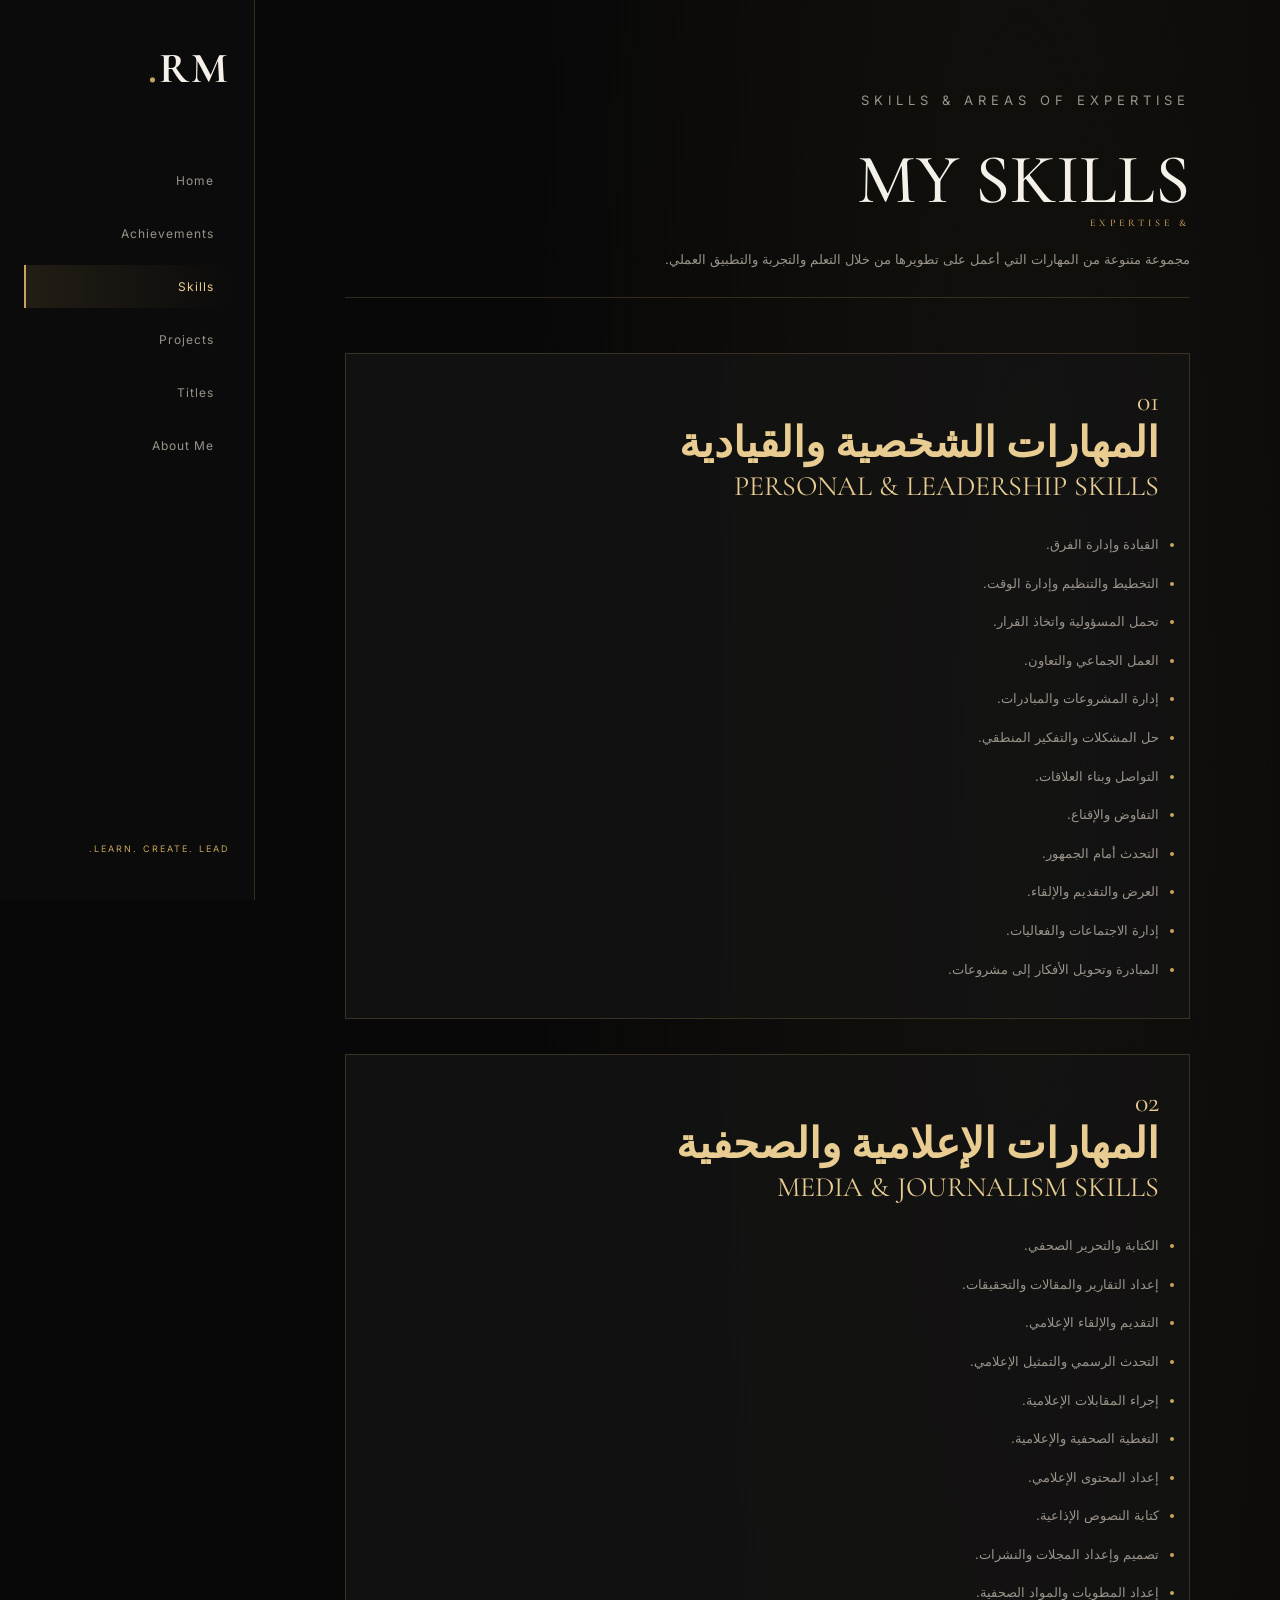
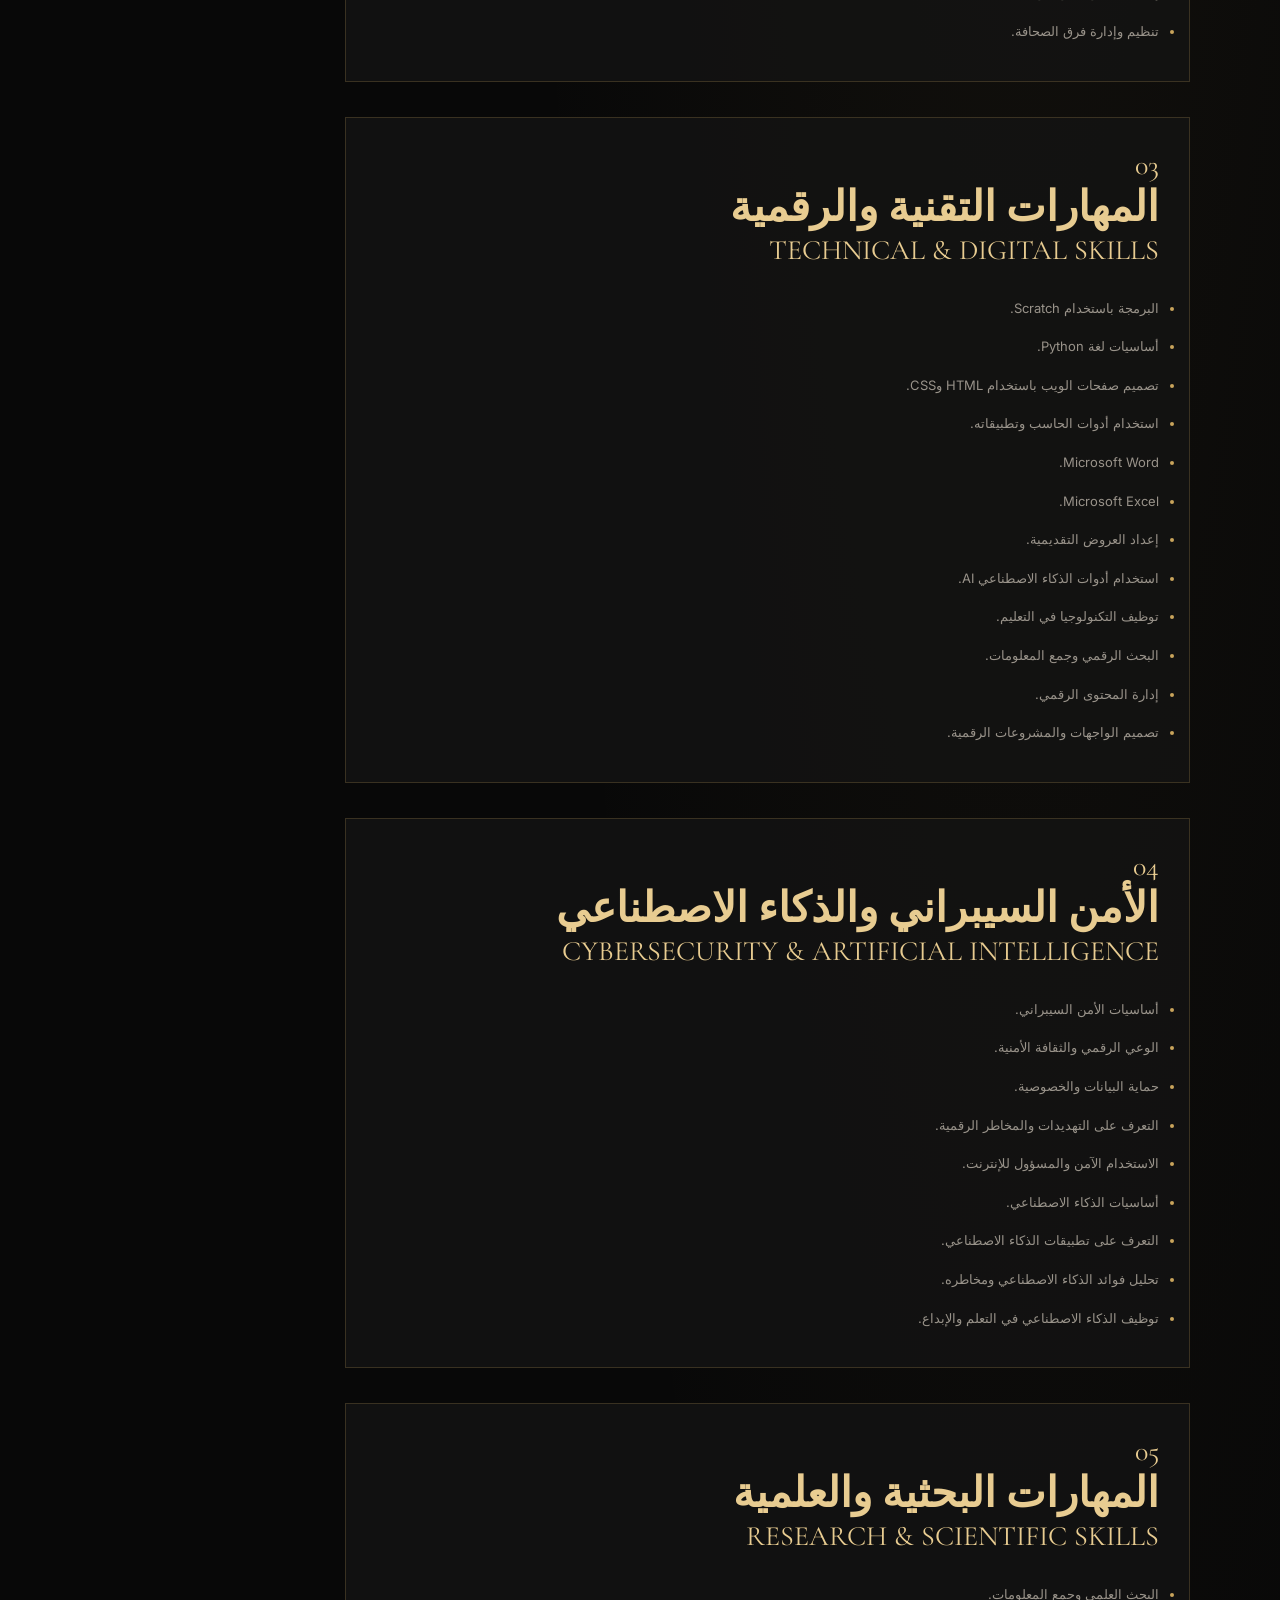
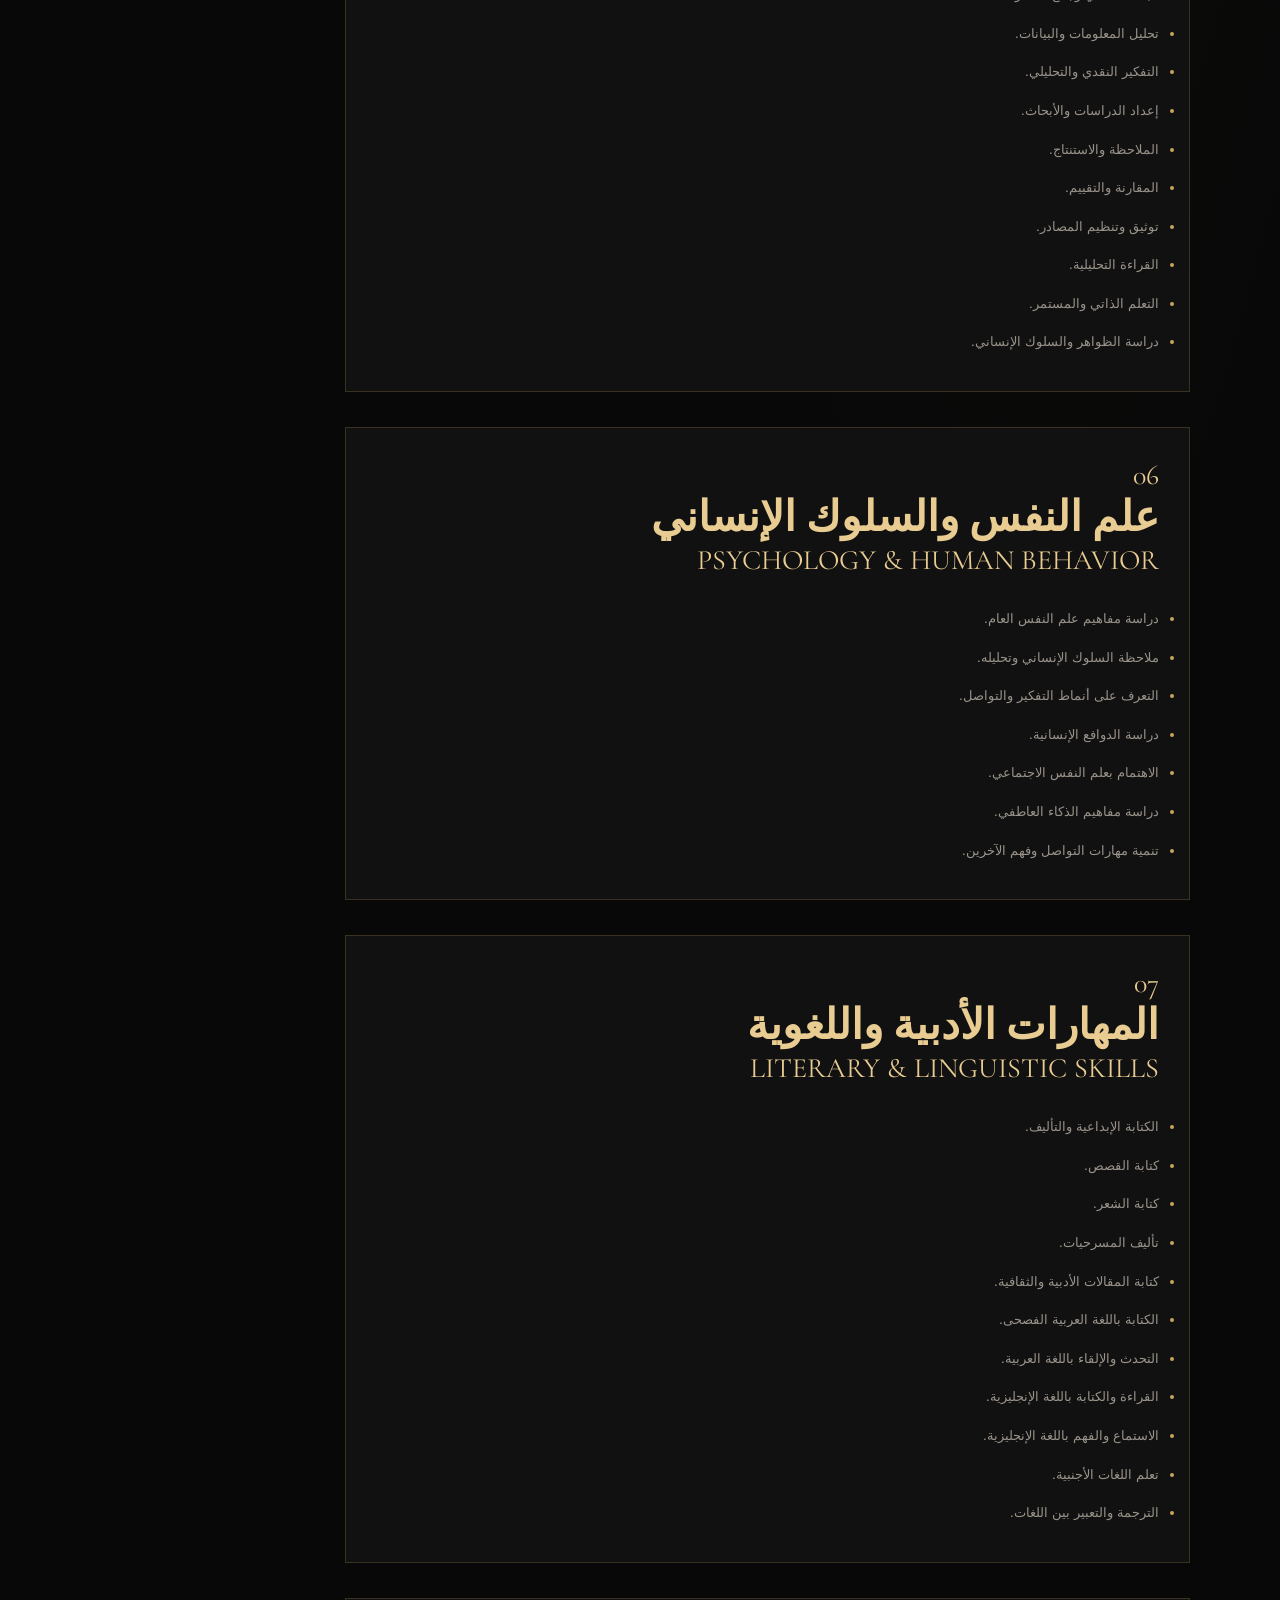
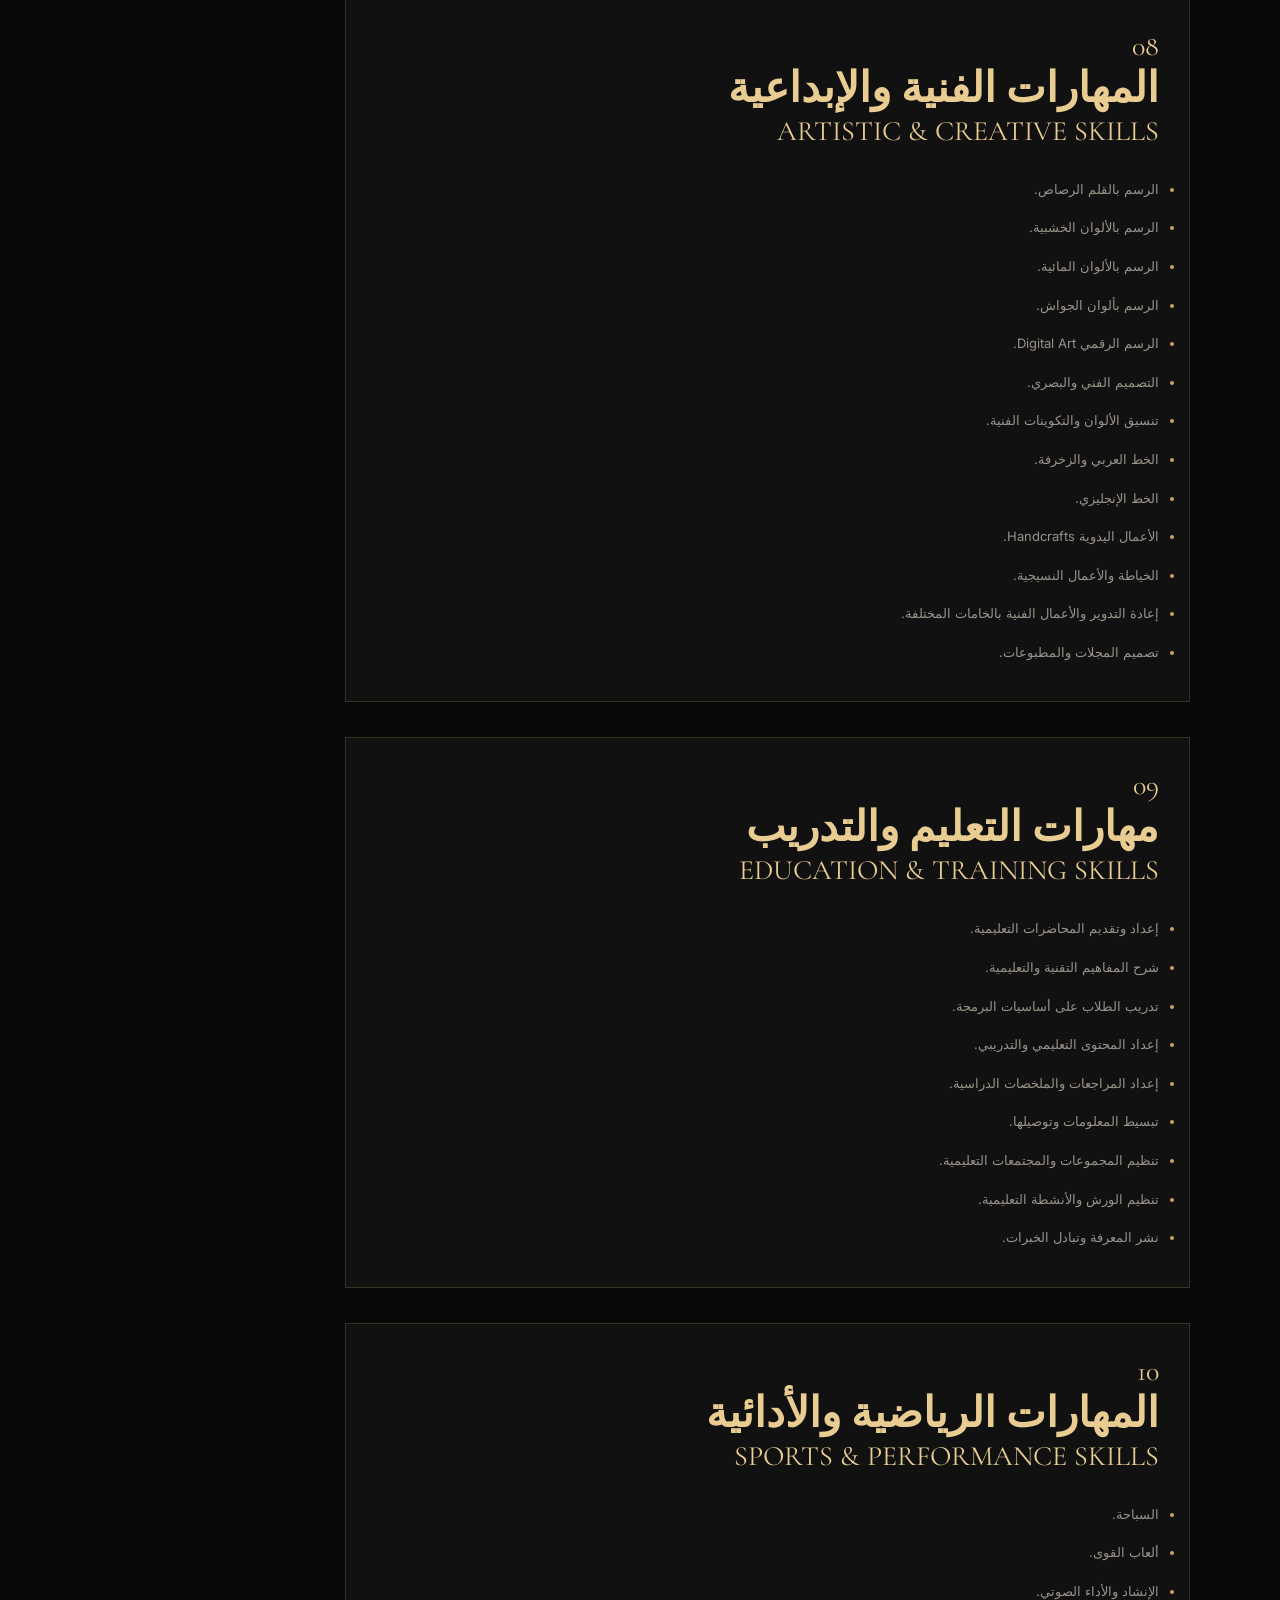
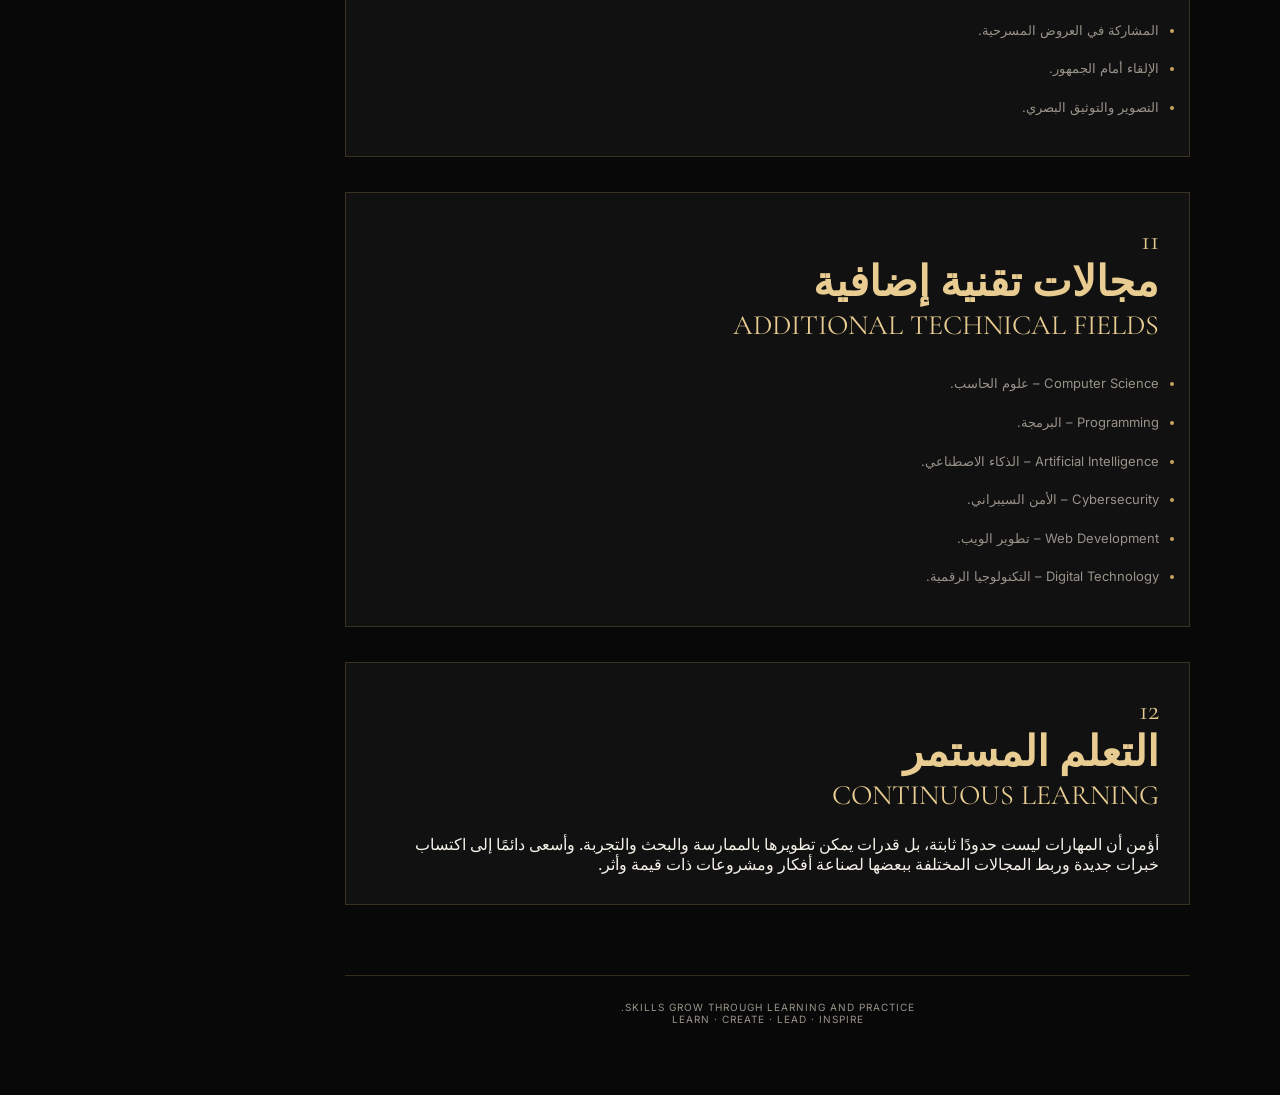
<file: skills.html>
<!DOCTYPE html>
<html lang="ar" dir="rtl">

<head>
    <meta charset="UTF-8">
    <meta name="viewport" content="width=device-width, initial-scale=1.0">

    <title>Skills | Razan Mohamed</title>

    <link rel="stylesheet" href="CSS/style.css">
</head>

<body>

    <div class="main-layout">

        <!-- Sidebar -->
        <aside class="sidebar" id="sidebar">

            <div class="logo">RM<span>.</span></div>

            <nav class="navigation">
                <a href="index.html">Home | الرئيسية</a>
                <a href="achievements.html">Achievements | الإنجازات</a>
                <a href="skills.html" class="active">Skills | المهارات</a>
                <a href="projects.html">Projects | المشروعات</a>
                <a href="titles.html">Titles | الألقاب</a>
                <a href="about.html">About Me | من أنا؟</a>
            </nav>

            <div class="sidebar-footer">
                LEARN. CREATE. LEAD.
            </div>

        </aside>


        <!-- Main Content -->
        <main class="page-content" id="page-content">

            <!-- Header -->
            <header class="page-header">

                <p class="eyebrow">SKILLS & AREAS OF EXPERTISE</p>

                <h1>
                    MY SKILLS
                    <span>& EXPERTISE</span>
                </h1>

                <p>
                    مجموعة متنوعة من المهارات التي أعمل على تطويرها
                    من خلال التعلم والتجربة والتطبيق العملي.
                </p>

            </header>


            <!-- 01 Personal & Leadership Skills -->
            <section class="achievement-section">

                <div class="section-heading">
                    <span>01</span>

                    <div>
                        <h2>المهارات الشخصية والقيادية</h2>
                        <p>PERSONAL & LEADERSHIP SKILLS</p>
                    </div>
                </div>

                <ul class="achievement-list">
                    <li>القيادة وإدارة الفرق.</li>
                    <li>التخطيط والتنظيم وإدارة الوقت.</li>
                    <li>تحمل المسؤولية واتخاذ القرار.</li>
                    <li>العمل الجماعي والتعاون.</li>
                    <li>إدارة المشروعات والمبادرات.</li>
                    <li>حل المشكلات والتفكير المنطقي.</li>
                    <li>التواصل وبناء العلاقات.</li>
                    <li>التفاوض والإقناع.</li>
                    <li>التحدث أمام الجمهور.</li>
                    <li>العرض والتقديم والإلقاء.</li>
                    <li>إدارة الاجتماعات والفعاليات.</li>
                    <li>المبادرة وتحويل الأفكار إلى مشروعات.</li>
                </ul>

            </section>


            <!-- 02 Media & Journalism -->
            <section class="achievement-section">

                <div class="section-heading">
                    <span>02</span>

                    <div>
                        <h2>المهارات الإعلامية والصحفية</h2>
                        <p>MEDIA & JOURNALISM SKILLS</p>
                    </div>
                </div>

                <ul class="achievement-list">
                    <li>الكتابة والتحرير الصحفي.</li>
                    <li>إعداد التقارير والمقالات والتحقيقات.</li>
                    <li>التقديم والإلقاء الإعلامي.</li>
                    <li>التحدث الرسمي والتمثيل الإعلامي.</li>
                    <li>إجراء المقابلات الإعلامية.</li>
                    <li>التغطية الصحفية والإعلامية.</li>
                    <li>إعداد المحتوى الإعلامي.</li>
                    <li>كتابة النصوص الإذاعية.</li>
                    <li>تصميم وإعداد المجلات والنشرات.</li>
                    <li>إعداد المطويات والمواد الصحفية.</li>
                    <li>تنظيم وإدارة فرق الصحافة.</li>
                </ul>

            </section>


            <!-- 03 Technical & Digital Skills -->
            <section class="achievement-section">

                <div class="section-heading">
                    <span>03</span>

                    <div>
                        <h2>المهارات التقنية والرقمية</h2>
                        <p>TECHNICAL & DIGITAL SKILLS</p>
                    </div>
                </div>

                <ul class="achievement-list">
                    <li>البرمجة باستخدام Scratch.</li>
                    <li>أساسيات لغة Python.</li>
                    <li>تصميم صفحات الويب باستخدام HTML وCSS.</li>
                    <li>استخدام أدوات الحاسب وتطبيقاته.</li>
                    <li>Microsoft Word.</li>
                    <li>Microsoft Excel.</li>
                    <li>إعداد العروض التقديمية.</li>
                    <li>استخدام أدوات الذكاء الاصطناعي AI.</li>
                    <li>توظيف التكنولوجيا في التعليم.</li>
                    <li>البحث الرقمي وجمع المعلومات.</li>
                    <li>إدارة المحتوى الرقمي.</li>
                    <li>تصميم الواجهات والمشروعات الرقمية.</li>
                </ul>

            </section>


            <!-- 04 Cybersecurity & AI -->
            <section class="achievement-section">

                <div class="section-heading">
                    <span>04</span>

                    <div>
                        <h2>الأمن السيبراني والذكاء الاصطناعي</h2>
                        <p>CYBERSECURITY & ARTIFICIAL INTELLIGENCE</p>
                    </div>
                </div>

                <ul class="achievement-list">
                    <li>أساسيات الأمن السيبراني.</li>
                    <li>الوعي الرقمي والثقافة الأمنية.</li>
                    <li>حماية البيانات والخصوصية.</li>
                    <li>التعرف على التهديدات والمخاطر الرقمية.</li>
                    <li>الاستخدام الآمن والمسؤول للإنترنت.</li>
                    <li>أساسيات الذكاء الاصطناعي.</li>
                    <li>التعرف على تطبيقات الذكاء الاصطناعي.</li>
                    <li>تحليل فوائد الذكاء الاصطناعي ومخاطره.</li>
                    <li>توظيف الذكاء الاصطناعي في التعلم والإبداع.</li>
                </ul>

            </section>


            <!-- 05 Research & Scientific Skills -->
            <section class="achievement-section">

                <div class="section-heading">
                    <span>05</span>

                    <div>
                        <h2>المهارات البحثية والعلمية</h2>
                        <p>RESEARCH & SCIENTIFIC SKILLS</p>
                    </div>
                </div>

                <ul class="achievement-list">
                    <li>البحث العلمي وجمع المعلومات.</li>
                    <li>تحليل المعلومات والبيانات.</li>
                    <li>التفكير النقدي والتحليلي.</li>
                    <li>إعداد الدراسات والأبحاث.</li>
                    <li>الملاحظة والاستنتاج.</li>
                    <li>المقارنة والتقييم.</li>
                    <li>توثيق وتنظيم المصادر.</li>
                    <li>القراءة التحليلية.</li>
                    <li>التعلم الذاتي والمستمر.</li>
                    <li>دراسة الظواهر والسلوك الإنساني.</li>
                </ul>

            </section>


            <!-- 06 Psychology -->
            <section class="achievement-section">

                <div class="section-heading">
                    <span>06</span>

                    <div>
                        <h2>علم النفس والسلوك الإنساني</h2>
                        <p>PSYCHOLOGY & HUMAN BEHAVIOR</p>
                    </div>
                </div>

                <ul class="achievement-list">
                    <li>دراسة مفاهيم علم النفس العام.</li>
                    <li>ملاحظة السلوك الإنساني وتحليله.</li>
                    <li>التعرف على أنماط التفكير والتواصل.</li>
                    <li>دراسة الدوافع الإنسانية.</li>
                    <li>الاهتمام بعلم النفس الاجتماعي.</li>
                    <li>دراسة مفاهيم الذكاء العاطفي.</li>
                    <li>تنمية مهارات التواصل وفهم الآخرين.</li>
                </ul>

            </section>


            <!-- 07 Literary & Linguistic Skills -->
            <section class="achievement-section">

                <div class="section-heading">
                    <span>07</span>

                    <div>
                        <h2>المهارات الأدبية واللغوية</h2>
                        <p>LITERARY & LINGUISTIC SKILLS</p>
                    </div>
                </div>

                <ul class="achievement-list">
                    <li>الكتابة الإبداعية والتأليف.</li>
                    <li>كتابة القصص.</li>
                    <li>كتابة الشعر.</li>
                    <li>تأليف المسرحيات.</li>
                    <li>كتابة المقالات الأدبية والثقافية.</li>
                    <li>الكتابة باللغة العربية الفصحى.</li>
                    <li>التحدث والإلقاء باللغة العربية.</li>
                    <li>القراءة والكتابة باللغة الإنجليزية.</li>
                    <li>الاستماع والفهم باللغة الإنجليزية.</li>
                    <li>تعلم اللغات الأجنبية.</li>
                    <li>الترجمة والتعبير بين اللغات.</li>
                </ul>

            </section>


            <!-- 08 Artistic & Creative Skills -->
            <section class="achievement-section">

                <div class="section-heading">
                    <span>08</span>

                    <div>
                        <h2>المهارات الفنية والإبداعية</h2>
                        <p>ARTISTIC & CREATIVE SKILLS</p>
                    </div>
                </div>

                <ul class="achievement-list">
                    <li>الرسم بالقلم الرصاص.</li>
                    <li>الرسم بالألوان الخشبية.</li>
                    <li>الرسم بالألوان المائية.</li>
                    <li>الرسم بألوان الجواش.</li>
                    <li>الرسم الرقمي Digital Art.</li>
                    <li>التصميم الفني والبصري.</li>
                    <li>تنسيق الألوان والتكوينات الفنية.</li>
                    <li>الخط العربي والزخرفة.</li>
                    <li>الخط الإنجليزي.</li>
                    <li>الأعمال اليدوية Handcrafts.</li>
                    <li>الخياطة والأعمال النسيجية.</li>
                    <li>إعادة التدوير والأعمال الفنية بالخامات المختلفة.</li>
                    <li>تصميم المجلات والمطبوعات.</li>
                </ul>

            </section>


            <!-- 09 Education & Training -->
            <section class="achievement-section">

                <div class="section-heading">
                    <span>09</span>

                    <div>
                        <h2>مهارات التعليم والتدريب</h2>
                        <p>EDUCATION & TRAINING SKILLS</p>
                    </div>
                </div>

                <ul class="achievement-list">
                    <li>إعداد وتقديم المحاضرات التعليمية.</li>
                    <li>شرح المفاهيم التقنية والتعليمية.</li>
                    <li>تدريب الطلاب على أساسيات البرمجة.</li>
                    <li>إعداد المحتوى التعليمي والتدريبي.</li>
                    <li>إعداد المراجعات والملخصات الدراسية.</li>
                    <li>تبسيط المعلومات وتوصيلها.</li>
                    <li>تنظيم المجموعات والمجتمعات التعليمية.</li>
                    <li>تنظيم الورش والأنشطة التعليمية.</li>
                    <li>نشر المعرفة وتبادل الخبرات.</li>
                </ul>

            </section>


            <!-- 10 Sports & Performance -->
            <section class="achievement-section">

                <div class="section-heading">
                    <span>10</span>

                    <div>
                        <h2>المهارات الرياضية والأدائية</h2>
                        <p>SPORTS & PERFORMANCE SKILLS</p>
                    </div>
                </div>

                <ul class="achievement-list">
                    <li>السباحة.</li>
                    <li>ألعاب القوى.</li>
                    <li>الإنشاد والأداء الصوتي.</li>
                    <li>المشاركة في العروض المسرحية.</li>
                    <li>الإلقاء أمام الجمهور.</li>
                    <li>التصوير والتوثيق البصري.</li>
                </ul>

            </section>


            <!-- Additional Technical Interests -->
            <section class="achievement-section">

                <div class="section-heading">
                    <span>11</span>

                    <div>
                        <h2>مجالات تقنية إضافية</h2>
                        <p>ADDITIONAL TECHNICAL FIELDS</p>
                    </div>
                </div>

                <ul class="achievement-list">
                    <li>Computer Science – علوم الحاسب.</li>
                    <li>Programming – البرمجة.</li>
                    <li>Artificial Intelligence – الذكاء الاصطناعي.</li>
                    <li>Cybersecurity – الأمن السيبراني.</li>
                    <li>Web Development – تطوير الويب.</li>
                    <li>Digital Technology – التكنولوجيا الرقمية.</li>
                </ul>

            </section>


            <!-- Closing -->
            <section class="achievement-section">

                <div class="section-heading">
                    <span>12</span>

                    <div>
                        <h2>التعلم المستمر</h2>
                        <p>CONTINUOUS LEARNING</p>
                    </div>
                </div>

                <p>
                    أؤمن أن المهارات ليست حدودًا ثابتة، بل قدرات
                    يمكن تطويرها بالممارسة والبحث والتجربة.
                    وأسعى دائمًا إلى اكتساب خبرات جديدة وربط
                    المجالات المختلفة ببعضها لصناعة أفكار ومشروعات
                    ذات قيمة وأثر.
                </p>

            </section>


            <!-- Footer -->
            <footer class="page-footer">

                <p>SKILLS GROW THROUGH LEARNING AND PRACTICE.</p>

                <span>LEARN · CREATE · LEAD · INSPIRE</span>

            </footer>

        </main>

    </div>

    <script src="JS/main.js"></script>

</body>
</html>
</file>
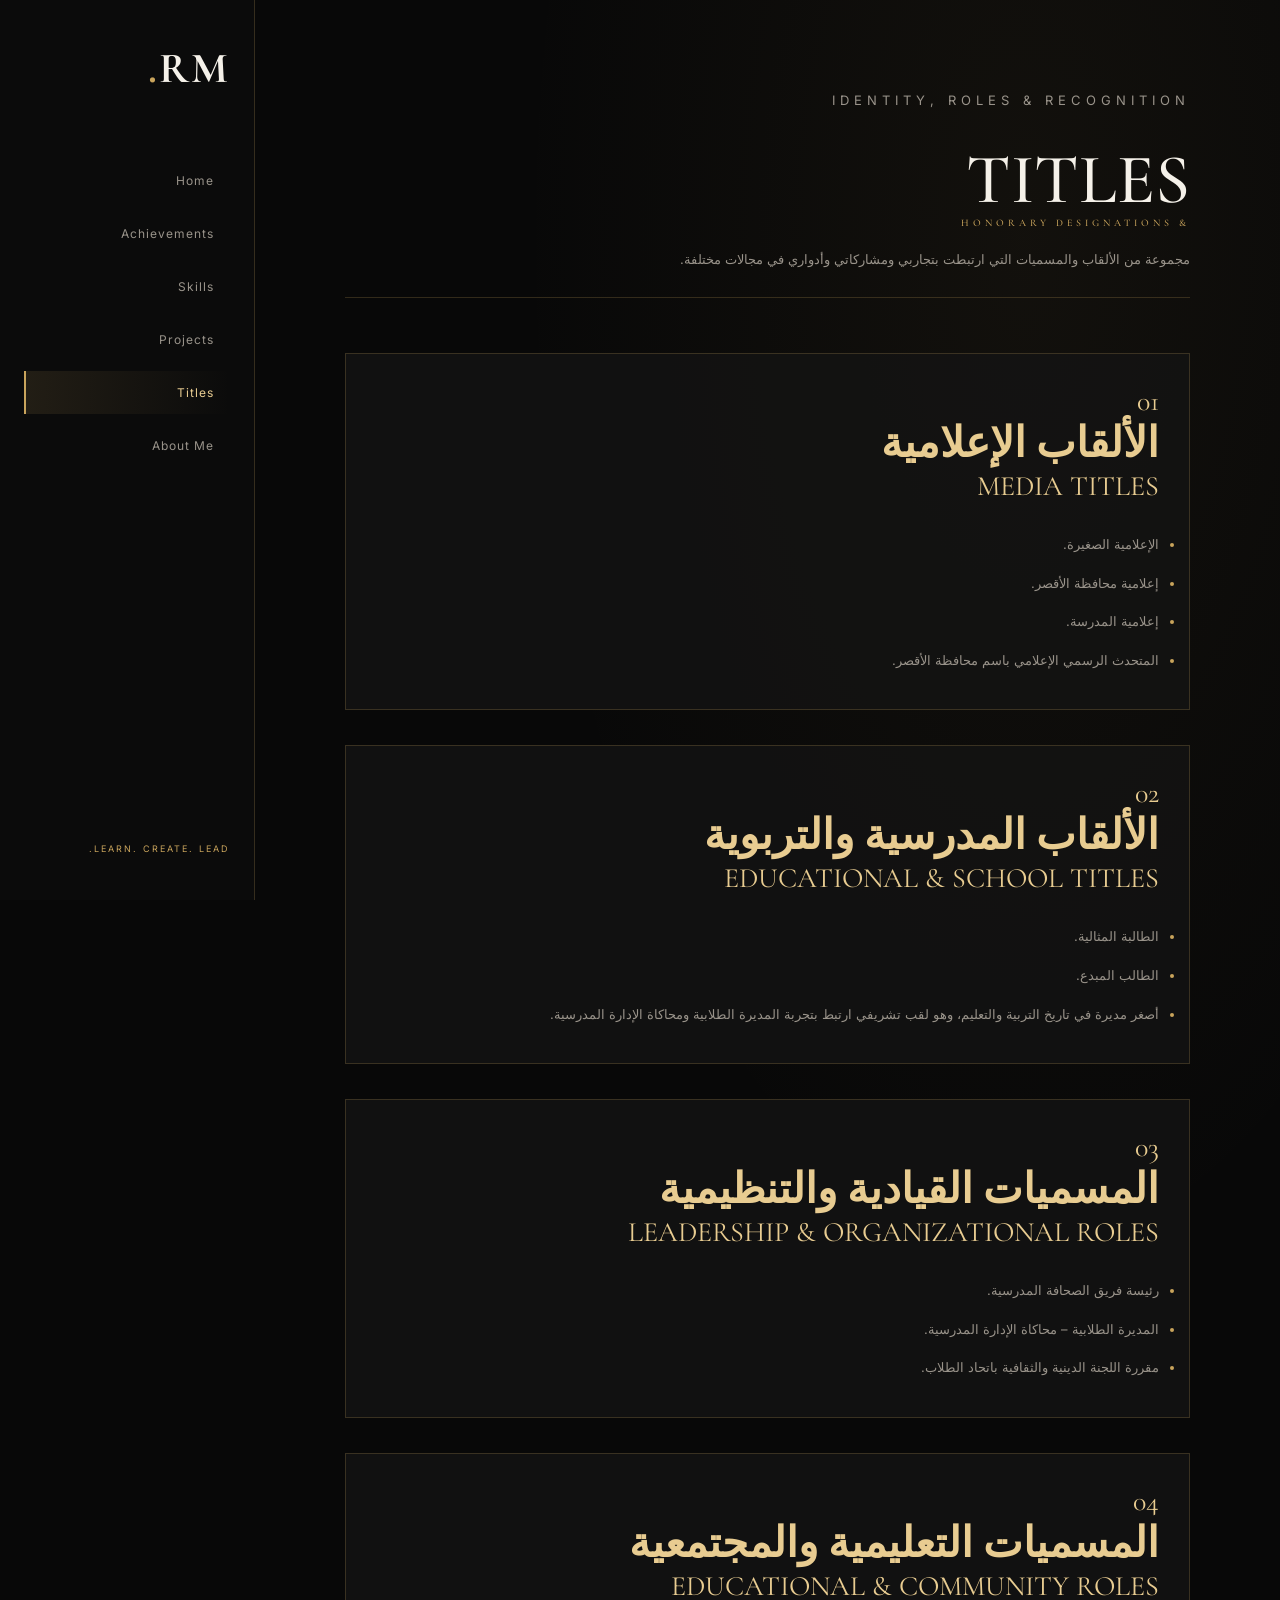
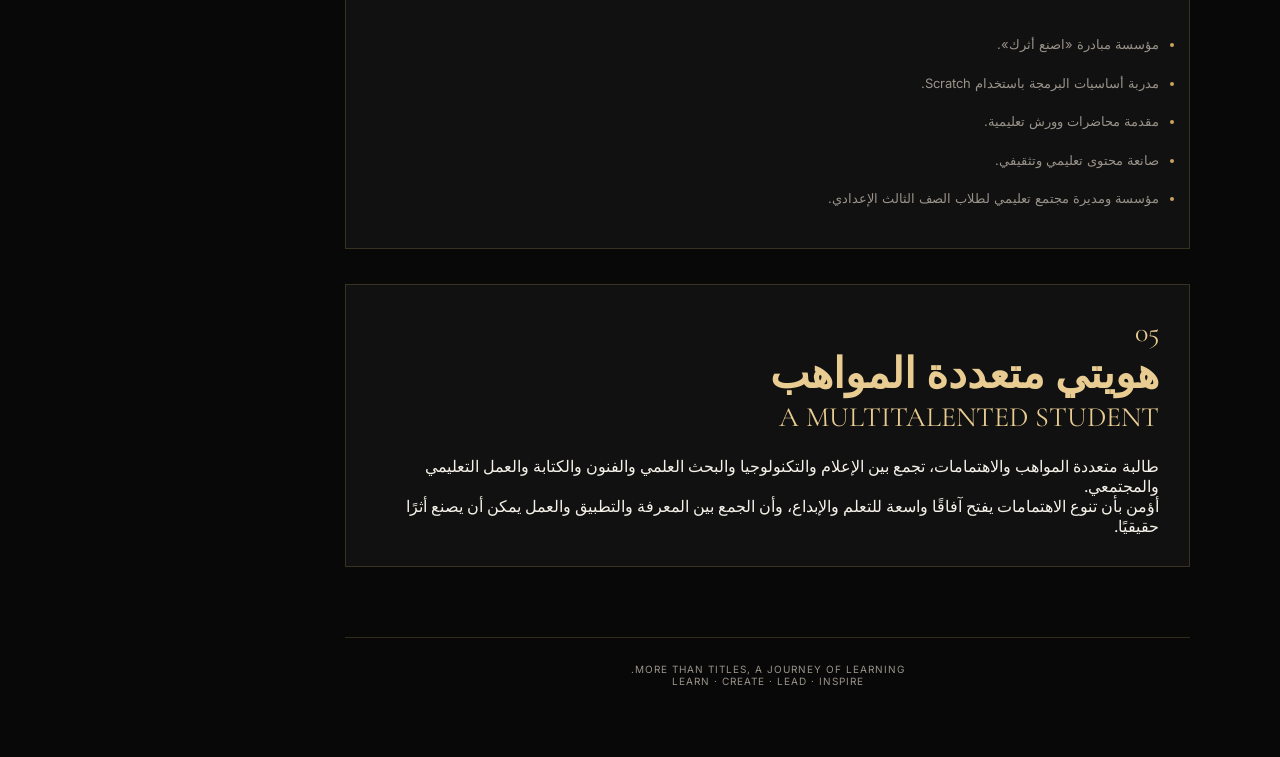
<file: titles.html>
<!DOCTYPE html>
<html lang="ar" dir="rtl">

<head>
    <meta charset="UTF-8">
    <meta name="viewport" content="width=device-width, initial-scale=1.0">

    <title>Titles | Razan Mohamed</title>

    <link rel="stylesheet" href="CSS/style.css">
</head>

<body>

    <div class="main-layout">

        <!-- Sidebar -->
        <aside class="sidebar" id="sidebar">

            <div class="logo">RM<span>.</span></div>

            <nav class="navigation">
                <a href="index.html">Home | الرئيسية</a>
                <a href="achievements.html">Achievements | الإنجازات</a>
                <a href="skills.html">Skills | المهارات</a>
                <a href="projects.html">Projects | المشروعات</a>
                <a href="titles.html" class="active">Titles | الألقاب</a>
                <a href="about.html">About Me | من أنا؟</a>
            </nav>

            <div class="sidebar-footer">
                LEARN. CREATE. LEAD.
            </div>

        </aside>


        <!-- Main Content -->
        <main class="page-content" id="page-content">

            <!-- Header -->
            <header class="page-header">

                <p class="eyebrow">IDENTITY, ROLES & RECOGNITION</p>

                <h1>
                    TITLES
                    <span>& HONORARY DESIGNATIONS</span>
                </h1>

                <p>
                    مجموعة من الألقاب والمسميات التي ارتبطت
                    بتجاربي ومشاركاتي وأدواري في مجالات مختلفة.
                </p>

            </header>


            <!-- 01 Media Titles -->
            <section class="achievement-section">

                <div class="section-heading">
                    <span>01</span>

                    <div>
                        <h2>الألقاب الإعلامية</h2>
                        <p>MEDIA TITLES</p>
                    </div>
                </div>

                <ul class="achievement-list">

                    <li>الإعلامية الصغيرة.</li>

                    <li>إعلامية محافظة الأقصر.</li>

                    <li>إعلامية المدرسة.</li>

                    <li>المتحدث الرسمي الإعلامي باسم محافظة الأقصر.</li>

                </ul>

            </section>


            <!-- 02 Educational Titles -->
            <section class="achievement-section">

                <div class="section-heading">
                    <span>02</span>

                    <div>
                        <h2>الألقاب المدرسية والتربوية</h2>
                        <p>EDUCATIONAL & SCHOOL TITLES</p>
                    </div>
                </div>

                <ul class="achievement-list">

                    <li>الطالبة المثالية.</li>

                    <li>الطالب المبدع.</li>

                    <li>
                        أصغر مديرة في تاريخ التربية والتعليم،
                        وهو لقب تشريفي ارتبط بتجربة المديرة الطلابية
                        ومحاكاة الإدارة المدرسية.
                    </li>

                </ul>

            </section>


            <!-- 03 Leadership Titles -->
            <section class="achievement-section">

                <div class="section-heading">
                    <span>03</span>

                    <div>
                        <h2>المسميات القيادية والتنظيمية</h2>
                        <p>LEADERSHIP & ORGANIZATIONAL ROLES</p>
                    </div>
                </div>

                <ul class="achievement-list">

                    <li>رئيسة فريق الصحافة المدرسية.</li>

                    <li>المديرة الطلابية – محاكاة الإدارة المدرسية.</li>

                    <li>مقررة اللجنة الدينية والثقافية باتحاد الطلاب.</li>

                </ul>

            </section>


            <!-- 04 Educational & Community Roles -->
            <section class="achievement-section">

                <div class="section-heading">
                    <span>04</span>

                    <div>
                        <h2>المسميات التعليمية والمجتمعية</h2>
                        <p>EDUCATIONAL & COMMUNITY ROLES</p>
                    </div>
                </div>

                <ul class="achievement-list">

                    <li>مؤسسة مبادرة «اصنع أثرك».</li>

                    <li>مدربة أساسيات البرمجة باستخدام Scratch.</li>

                    <li>مقدمة محاضرات وورش تعليمية.</li>

                    <li>صانعة محتوى تعليمي وتثقيفي.</li>

                    <li>
                        مؤسسة ومديرة مجتمع تعليمي لطلاب الصف الثالث الإعدادي.
                    </li>

                </ul>

            </section>


            <!-- 05 Personal Identity -->
            <section class="achievement-section">

                <div class="section-heading">
                    <span>05</span>

                    <div>
                        <h2>هويتي متعددة المواهب</h2>
                        <p>A MULTITALENTED STUDENT</p>
                    </div>
                </div>

                <p>
                    طالبة متعددة المواهب والاهتمامات،
                    تجمع بين الإعلام والتكنولوجيا والبحث العلمي
                    والفنون والكتابة والعمل التعليمي والمجتمعي.
                </p>

                <p>
                    أؤمن بأن تنوع الاهتمامات يفتح آفاقًا واسعة
                    للتعلم والإبداع، وأن الجمع بين المعرفة
                    والتطبيق والعمل يمكن أن يصنع أثرًا حقيقيًا.
                </p>

            </section>


            <!-- Footer -->
            <footer class="page-footer">

                <p>MORE THAN TITLES, A JOURNEY OF LEARNING.</p>

                <span>LEARN · CREATE · LEAD · INSPIRE</span>

            </footer>

        </main>

    </div>

    <script src="JS/main.js"></script>

</body>
</html>
</file>
<file: CSS/style.css>
/* =========================================
   RAZAN MOHAMED | DARK LUXURY PORTFOLIO
   Main Design System
========================================= */

@import url('https://fonts.googleapis.com/css2?family=Cormorant+Garamond:wght@400;500;600;700&family=Inter:wght@300;400;500;600;700&display=swap');

:root {
    --bg: #080808;
    --bg-soft: #101010;
    --card: #141414;
    --card-hover: #1b1915;
    --gold: #c9a45c;
    --gold-light: #e8cc91;
    --white: #f5f1e9;
    --muted: #99938a;
    --border: rgba(201,164,92,0.22);
    --gold-glow: rgba(201,164,92,0.12);
}

* {
    margin: 0;
    padding: 0;
    box-sizing: border-box;
}

html {
    scroll-behavior: smooth;
}

body {
    min-height: 100vh;
    background:
        radial-gradient(ellipse at 80% 10%, rgba(201,164,92,0.055), transparent 35%),
        var(--bg);
    color: var(--white);
    font-family: 'Inter', sans-serif;
    overflow-x: hidden;
}

a {
    text-decoration: none;
    color: inherit;
}

button {
    font: inherit;
}

::selection {
    background: var(--gold);
    color: #080808;
}

/* =========================================
   MAIN LAYOUT
========================================= */

.main-layout {
    display: flex;
    min-height: 100vh;
}

/* =========================================
   SIDEBAR
========================================= */

.sidebar {
    width: 255px;
    min-height: 100vh;
    position: fixed;
    top: 0;
    left: 0;
    z-index: 100;

    display: flex;
    flex-direction: column;

    padding: 42px 24px;

    background: rgba(12,12,12,0.96);
    border-right: 1px solid var(--border);
    backdrop-filter: blur(15px);
}

.logo {
    font-family: 'Cormorant Garamond', serif;
    font-size: 43px;
    font-weight: 700;
    letter-spacing: 2px;
    color: var(--white);
    margin-bottom: 65px;
}

.logo span {
    color: var(--gold);
}

.navigation {
    display: flex;
    flex-direction: column;
    gap: 10px;
}

.navigation a {
    position: relative;
    display: block;

    padding: 14px 16px;

    color: var(--muted);
    font-size: 12px;
    letter-spacing: 1px;

    border-left: 2px solid transparent;
    transition: all 0.3s ease;
}

.navigation a:hover,
.navigation a.active {
    color: var(--gold-light);
    background: linear-gradient(
        90deg,
        rgba(201,164,92,0.12),
        transparent
    );
    border-left-color: var(--gold);
    padding-left: 22px;
}

.sidebar-footer {
    margin-top: auto;
    color: var(--gold);
    font-size: 9px;
    letter-spacing: 2px;
    line-height: 2;
}

/* =========================================
   HOME PAGE
========================================= */

.home-content {
    margin-left: 255px;
    width: calc(100% - 255px);
    min-height: 100vh;
    padding: 65px 7% 35px;

    display: flex;
    flex-direction: column;
    justify-content: center;
}

.hero-section {
    display: flex;
    align-items: center;
    justify-content: space-between;
    gap: 65px;

    width: 100%;
    max-width: 1200px;
    margin: auto;
}

.hero-text {
    flex: 1;
}

.eyebrow {
    color: var(--gold);
    font-size: 10px;
    letter-spacing: 5px;
    margin-bottom: 28px;
    text-transform: uppercase;
}

.hero-text h1 {
    font-family: 'Cormorant Garamond', serif;
    font-size: clamp(55px, 7vw, 100px);
    font-weight: 600;
    line-height: 0.95;
    letter-spacing: 3px;
    margin-bottom: 28px;
}

.hero-text h1 span {
    color: var(--gold);
}

.hero-text h2 {
    color: var(--gold-light);
    font-size: 16px;
    font-weight: 400;
    margin-bottom: 20px;
    letter-spacing: 1px;
}

.intro {
    max-width: 490px;
    color: var(--muted);
    font-size: 13px;
    line-height: 2.2;
    margin-bottom: 32px;
}

.gold-button {
    display: inline-block;
    padding: 15px 28px;

    border: 1px solid var(--gold);
    color: var(--gold-light);

    font-size: 10px;
    letter-spacing: 2px;
    text-transform: uppercase;

    transition: all 0.35s ease;
}

.gold-button:hover {
    background: var(--gold);
    color: #080808;
    box-shadow: 0 0 25px var(--gold-glow);
    transform: translateY(-3px);
}

/* =========================================
   PROFILE IMAGE
========================================= */

.hero-image {
    width: 350px;
    flex-shrink: 0;
}

.image-frame {
    width: 100%;
    height: 440px;
    padding: 11px;

    border: 1px solid var(--gold);
    position: relative;
    background: var(--card);
}

.image-frame::before {
    content: "";
    position: absolute;
    top: 20px;
    left: 20px;
    right: -12px;
    bottom: -12px;

    border: 1px solid rgba(201,164,92,0.4);
    z-index: -1;
}

.image-frame img {
    display: block;
    width: 100%;
    height: 100%;
    object-fit: cover;
    object-position: center;
}

.name-label {
    margin-top: 25px;
    padding-left: 15px;
    border-left: 2px solid var(--gold);
}

.name-label span {
    color: var(--muted);
    font-size: 9px;
    letter-spacing: 3px;
}

.name-label h3 {
    font-family: 'Cormorant Garamond', serif;
    color: var(--gold-light);
    font-size: 24px;
    letter-spacing: 2px;
    margin-top: 5px;
}

/* =========================================
   HOME SECTIONS
========================================= */

.home-bottom {
    display: flex;
    justify-content: space-between;
    flex-wrap: wrap;
    gap: 15px;

    border-top: 1px solid var(--border);
    padding-top: 22px;
    margin-top: 65px;

    color: var(--muted);
    font-size: 9px;
    letter-spacing: 2px;
}

.home-profile,
.home-interests,
.home-motto {
    max-width: 1200px;
    width: 100%;
    margin: 70px auto 0;
}

.home-profile p {
    color: var(--muted);
    line-height: 2.1;
    font-size: 14px;
    margin-top: 18px;
}

.home-interests {
    display: grid;
    grid-template-columns: repeat(auto-fit, minmax(180px, 1fr));
    gap: 18px;
}

.home-motto {
    padding: 35px;
    border: 1px solid var(--border);
    background: linear-gradient(135deg, #15130f, #0d0d0d);
    text-align: center;
    color: var(--gold-light);
    letter-spacing: 3px;
}

/* =========================================
   INNER PAGES
========================================= */

.page-content {
    margin-left: 255px;
    width: calc(100% - 255px);
    min-height: 100vh;
    padding: 70px 7%;

    animation: pageAppear 0.7s ease both;
}

@keyframes pageAppear {
    from {
        opacity: 0;
        transform: translateY(15px);
    }

    to {
        opacity: 1;
        transform: translateY(0);
    }
}

/* PAGE HEADERS */

.page-header,
.page-heading {
    position: relative;
    margin-bottom: 55px;
    padding-bottom: 25px;
    border-bottom: 1px solid var(--border);
}

.page-header span,
.page-heading span {
    display: block;
    color: var(--gold);
    font-size: 10px;
    letter-spacing: 4px;
    margin-bottom: 15px;
}

.page-header h1,
.page-heading h1 {
    font-family: 'Cormorant Garamond', serif;
    color: var(--white);
    font-size: clamp(45px, 6vw, 70px);
    font-weight: 500;
    line-height: 1.1;
}

.page-header p,
.page-heading p {
    max-width: 700px;
    color: var(--muted);
    font-size: 13px;
    line-height: 2;
    margin-top: 17px;
}

/* =========================================
   GENERAL CARDS
========================================= */

.cards-grid {
    display: grid;
    grid-template-columns: repeat(auto-fit, minmax(230px, 1fr));
    gap: 22px;
}

.card {
    position: relative;
    overflow: hidden;

    padding: 30px;
    background: linear-gradient(145deg, #171717, #101010);

    border: 1px solid var(--border);
    transition: all 0.35s ease;
}

.card::before {
    content: "";
    position: absolute;
    top: 0;
    left: 0;

    width: 35px;
    height: 2px;
    background: var(--gold);

    transition: width 0.35s ease;
}

.card:hover {
    transform: translateY(-6px);
    background: var(--card-hover);
    border-color: var(--gold);
    box-shadow: 0 12px 35px rgba(0,0,0,0.3);
}

.card:hover::before {
    width: 100%;
}

.card h3 {
    color: var(--gold-light);
    font-family: 'Cormorant Garamond', serif;
    font-size: 25px;
    font-weight: 600;
    margin-bottom: 15px;
}

.card p {
    color: var(--muted);
    font-size: 12px;
    line-height: 2;
}

/* =========================================
   ACHIEVEMENTS & CONTENT SECTIONS
========================================= */

.achievement-section,
.interest-group {
    position: relative;
    margin-bottom: 35px;
    padding: 30px;

    background: rgba(20,20,20,0.75);
    border: 1px solid var(--border);

    transition: border-color 0.3s ease;
}

.achievement-section:hover,
.interest-group:hover {
    border-color: rgba(201,164,92,0.55);
}

.section-heading {
    color: var(--gold-light);
    font-family: 'Cormorant Garamond', serif;
    font-size: 28px;
    margin-bottom: 22px;
}

.achievement-list {
    padding-left: 22px;
    color: var(--muted);
    line-height: 2.2;
    font-size: 13px;
}

.achievement-list li {
    padding: 5px 0;
}

.achievement-list li::marker {
    color: var(--gold);
}

/* =========================================
   PROJECTS
========================================= */

.project-quote {
    margin-top: 35px;
    padding: 35px;

    background: linear-gradient(135deg, #19160f, #101010);
    border-left: 3px solid var(--gold);

    color: var(--gold-light);
    font-family: 'Cormorant Garamond', serif;
    font-size: 24px;
    line-height: 1.7;
}

/* =========================================
   TITLES & ROLES
========================================= */

.title-card {
    padding: 25px;
    background: var(--card);
    border: 1px solid var(--border);
    transition: 0.3s ease;
}

.title-card:hover {
    border-color: var(--gold);
    transform: translateY(-5px);
}

/* =========================================
   FOOTERS
========================================= */

.page-footer {
    margin-top: 70px;
    padding-top: 25px;
    border-top: 1px solid var(--border);

    color: var(--muted);
    font-size: 10px;
    letter-spacing: 1px;
    text-align: center;
}

/* =========================================
   SCROLLBAR
========================================= */

::-webkit-scrollbar {
    width: 7px;
}

::-webkit-scrollbar-track {
    background: #080808;
}

::-webkit-scrollbar-thumb {
    background: #8c7040;
    border-radius: 10px;
}

::-webkit-scrollbar-thumb:hover {
    background: var(--gold);
}

/* =========================================
   RESPONSIVE DESIGN
========================================= */

@media (max-width: 1000px) {

    .sidebar {
        width: 210px;
        padding: 35px 18px;
    }

    .home-content,
    .page-content {
        margin-left: 210px;
        width: calc(100% - 210px);
        padding: 45px 5%;
    }

    .hero-section {
        gap: 35px;
    }

    .hero-image {
        width: 290px;
    }

    .image-frame {
        height: 390px;
    }
}

@media (max-width: 750px) {

    .sidebar {
        width: 100%;
        min-height: auto;
        height: auto;
        position: relative;

        padding: 18px;
        border-right: none;
        border-bottom: 1px solid var(--border);
    }

    .logo {
        font-size: 32px;
        margin-bottom: 18px;
    }

    .navigation {
        flex-direction: row;
        flex-wrap: wrap;
        gap: 5px;
    }

    .navigation a {
        padding: 10px;
        font-size: 10px;
    }

    .sidebar-footer {
        display: none;
    }

    .main-layout {
        flex-direction: column;
    }

    .home-content,
    .page-content {
        width: 100%;
        margin-left: 0;
        padding: 40px 25px;
    }

    .hero-section {
        flex-direction: column;
        align-items: flex-start;
    }

    .hero-image {
        width: min(100%, 350px);
    }

    .hero-text h1 {
        font-size: 65px;
    }
}

@media (max-width: 480px) {

    .home-content,
    .page-content {
        padding: 30px 18px;
    }

    .hero-text h1 {
        font-size: 49px;
    }

    .hero-text h2 {
        font-size: 14px;
    }

    .image-frame {
        height: 360px;
    }

    .page-header h1,
    .page-heading h1 {
        font-size: 46px;
    }

    .achievement-section,
    .interest-group,
    .card {
        padding: 22px;
    }

    .cards-grid {
        grid-template-columns: 1fr;
    }

    .home-bottom {
        flex-direction: column;
    }
}
</file>
